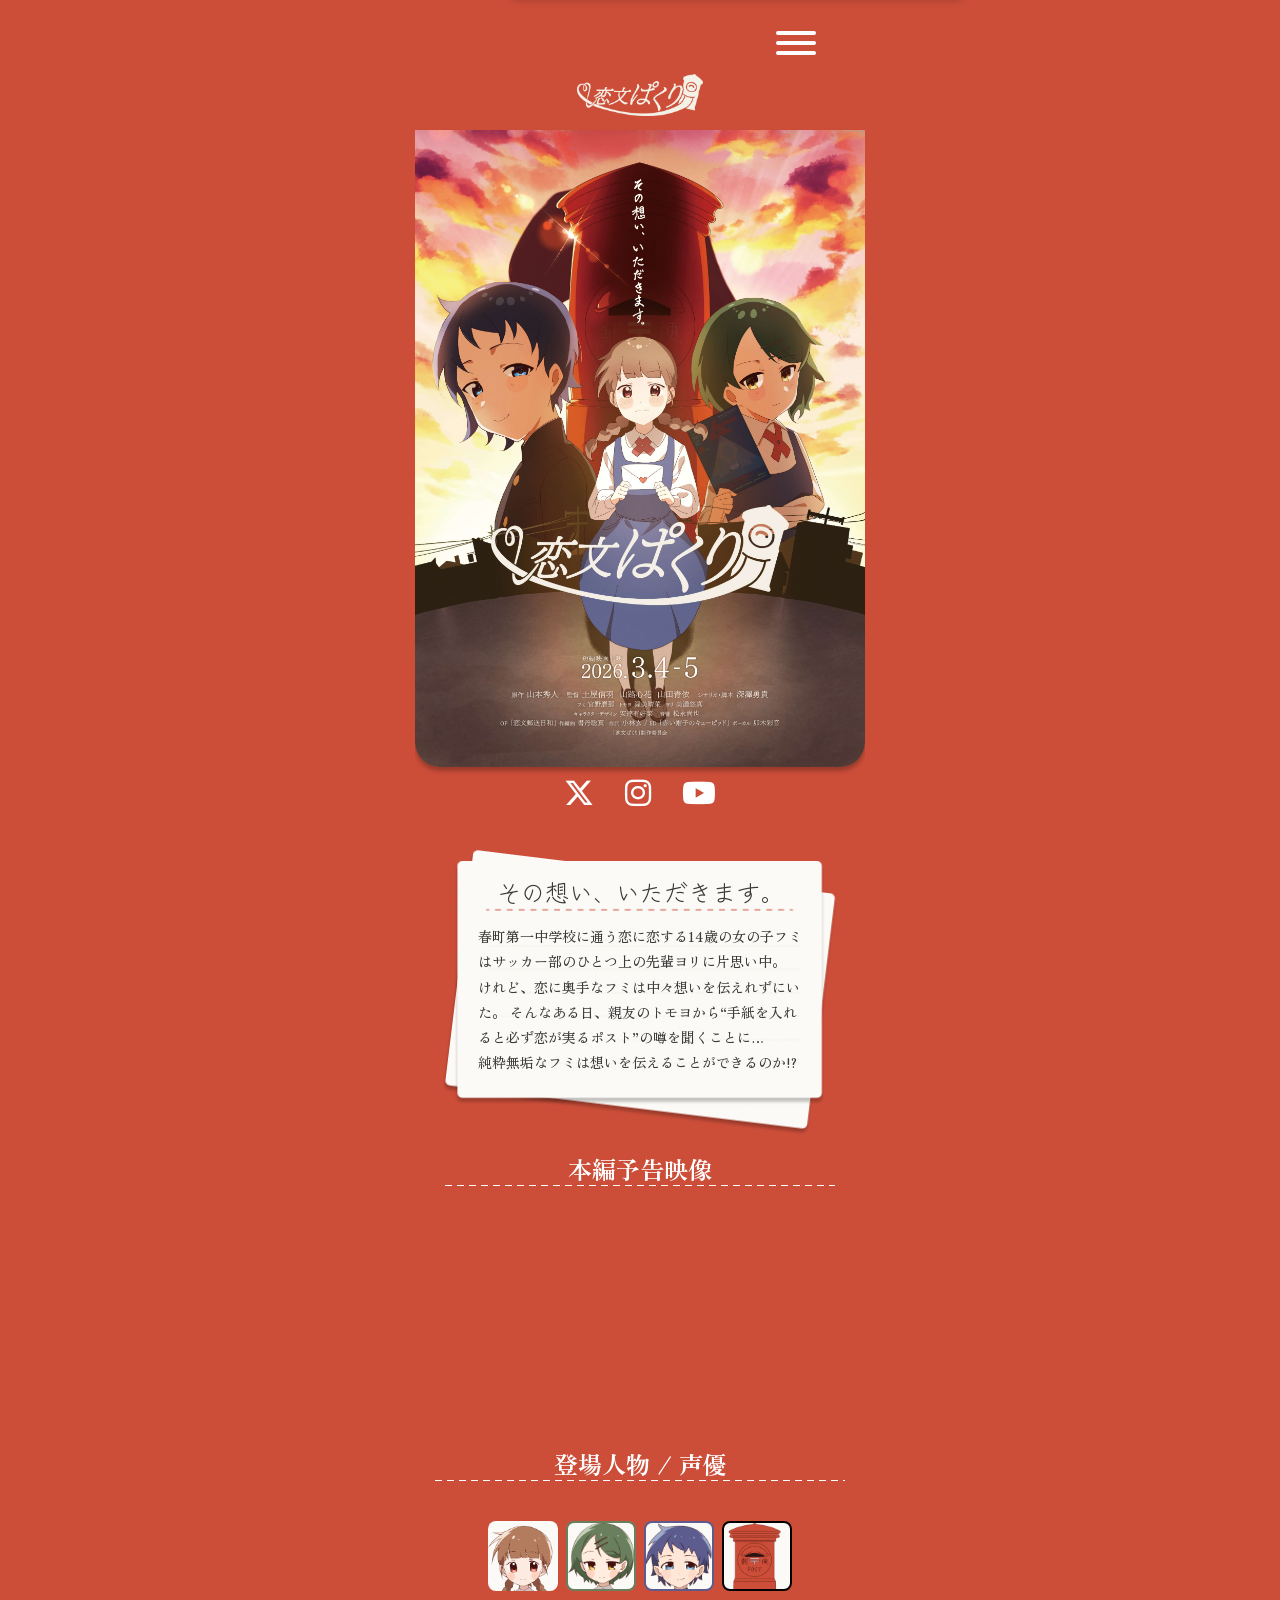
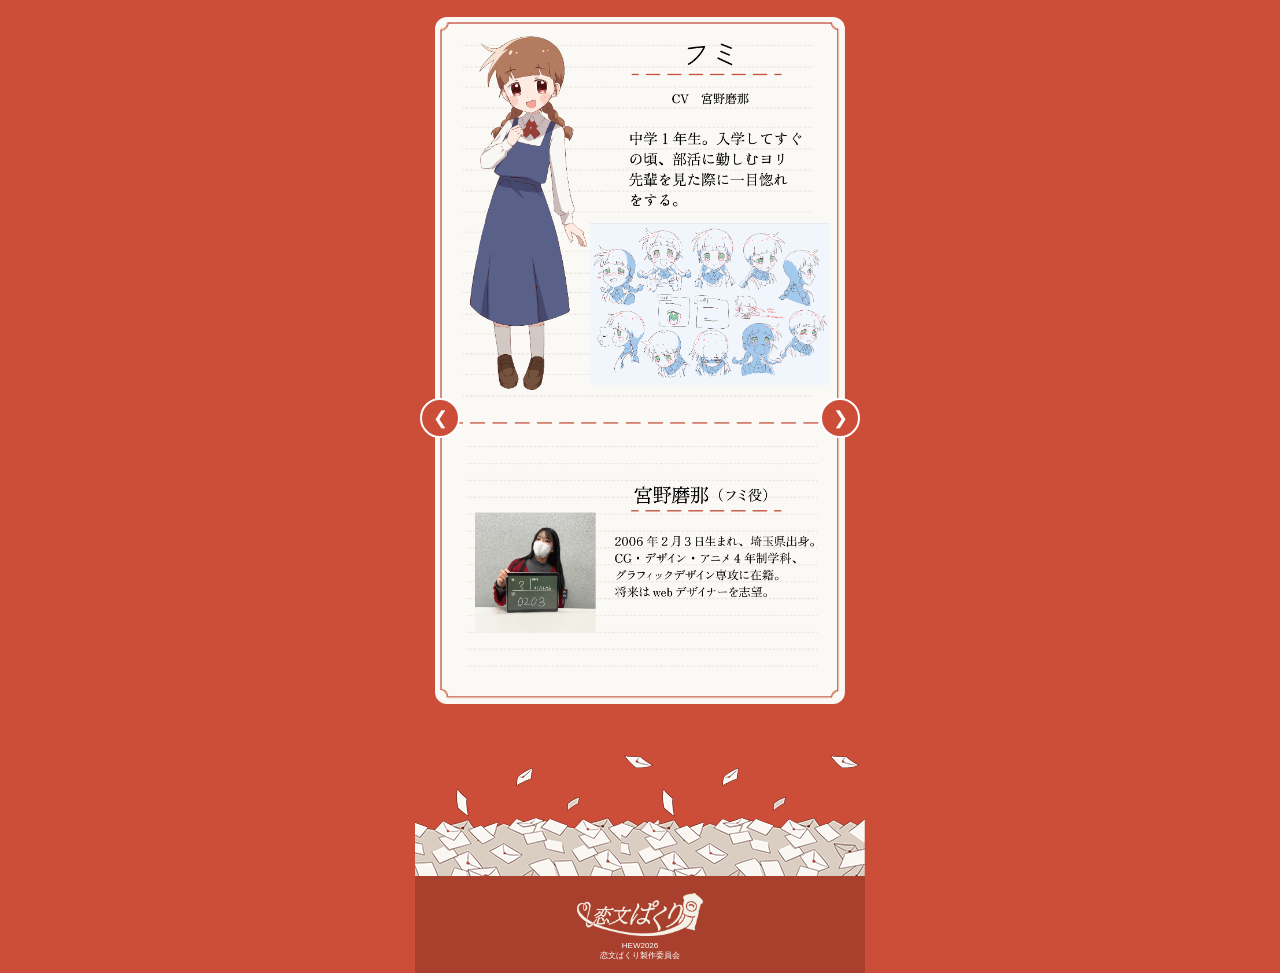
<file: index.html>
<!DOCTYPE html>
<html lang="ja">
<head>
    <meta charset="UTF-8" />
    <meta name="viewport" content="width=device-width, initial-scale=1.0"/>
    <title>恋文ぱくり</title>
    <link
      rel="stylesheet"
      href="https://cdnjs.cloudflare.com/ajax/libs/font-awesome/6.5.0/css/all.min.css"
    />
    <link rel="preconnect" href="https://fonts.googleapis.com">
    <link rel="preconnect" href="https://fonts.gstatic.com" crossorigin>
    <link href="https://fonts.googleapis.com/css2?family=Zen+Kurenaido&display=swap" rel="stylesheet">
    <link rel="preconnect" href="https://fonts.googleapis.com">
    <link rel="preconnect" href="https://fonts.gstatic.com" crossorigin>
    <link href="https://fonts.googleapis.com/css2?family=Zen+Old+Mincho:wght@400;500;600;700;900&display=swap" rel="stylesheet">
    <link rel="stylesheet" href="style.css" />
</head>

<body>
  <div class="menu-wrapper">
    <input type="checkbox" id="menu-toggle" hidden>
  
    <label class="menu-icon" for="menu-toggle">
        <span></span>
        <span></span>
        <span></span>
    </label>
  
    <div class="overlay"></div>
  
    <nav class="menu">
        <ul>
          <li><a href="index.html"><img src="image/rogo_white.png" alt="ロゴ" class="menu_png"></a></li>
          <li><a href="index.html">トップ</a></li>
          <li><a href="index2.html">インタビュー</a></li>
          <li><a href="index3.html">本編映像</a></li>
          <li><a href="index4.html">グッズ</a></li>
          <li><a href="index5.html">スタッフ</a></li>
        </ul>
    <section class="sns">
        <ul>
          <li><a href="https://x.com/koibumipakuri?s=20"><i class="fab fa-x-twitter"></i></a></li>
          <li><a href="https://www.instagram.com/koibumi_official/"><i class="fab fa-instagram"></i></a></li>
          <li><a href="https://www.youtube.com/@%E6%81%8B%E6%96%87%E3%81%B1%E3%81%8F%E3%82%8A"><i class="fab fa-youtube"></i></a></li>
        </ul>
    </section>
    </nav>
</div>

<header class="header">
  <img src="image/rogo_white.png" alt="ロゴ" class="header_png">
</header>

<section class="hero">
  <img src="image/posta_2.jpg" alt="キービジュアル">
</section>

<section class="sns">
  <ul>
    <li><a href="https://x.com/koibumipakuri?s=20"><i class="fab fa-x-twitter"></i></a></li>
    <li><a href="https://www.instagram.com/koibumi_official/"><i class="fab fa-instagram"></i></a></li>
    <li><a href="https://www.youtube.com/@%E6%81%8B%E6%96%87%E3%81%B1%E3%81%8F%E3%82%8A"><i class="fab fa-youtube"></i></a></li>
  </ul>
</section>

<section>
  <div class="letter-wrapper">
    <img src="image/mainletter.png" alt="" class="letter1">
    <img src="image/mainletter.png" alt="" class="letter2"> 
    <div class="letter-content">
      <h2>その想い、いただきます。</h2>
      <p>
            春町第一中学校に通う恋に恋する14歳の女の子フミ<br>
            はサッカー部のひとつ上の先輩ヨリに片思い中。<br>
            けれど、恋に奥手なフミは中々想いを伝えれずにい<br>
            た。 そんなある日、親友のトモヨから“手紙を入れ<br>
            ると必ず恋が実るポスト”の噂を聞くことに…<br>
            純粋無垢なフミは想いを伝えることができるのか!?<br>
      </p>
    </div>
  </div>
</section>

<section class="movie">
  <h2 class="movie_line">本編予告映像</h2>
  <div class="movie-thumb">
    <iframe width="560" height="315" src="https://www.youtube.com/embed/30xOD8E-Jgo" title="YouTube video player" frameborder="0" allow="accelerometer; autoplay; clipboard-write; encrypted-media; gyroscope; picture-in-picture; web-share" allowfullscreen></iframe>
  <a href="index3.html" class="more-btn">もっと見る <i class="fas fa-chevron-right"></i></a>
</section>

<section class="characters">
  <h2 class="characters_line">登場人物 / 声優</h2>

  <div class="thumbs">
    <img src="image/kao_fumi.png" class="fumi thumb-btn active" data-target="fumi">
    <img src="image/kao_tomo.png" class="tomoyo thumb-btn" data-target="tomo">
    <img src="image/kao_yori.png" class="yori thumb-btn" data-target="yori">
    <img src="image/kao_posuto.png" class="posuto thumb-btn" data-target="posuto">
  </div>

  <div class="chara-slider">
    <button class="arrow-btn arrow-left" id="arrowLeft">&#10094;</button>

    <div class="chara-card active" id="chara_fumi">
      <img src="image/main_fumi.png" alt="">
    </div>
    <div class="chara-card" id="chara_tomo">
      <img src="image/main_tomo.png" alt="">
    </div>
    <div class="chara-card" id="chara_yori">
      <img src="image/main_yori.png" alt="">
    </div>
    <div class="chara-card" id="chara_posuto">
      <img src="image/main_posuto.png" alt="">
    </div>

    <button class="arrow-btn arrow-right" id="arrowRight">&#10095;</button>
  </div>

</section>

  <div class="letter">
      <img src="image/letter.png" alt="キービジュアル" class="le1">
      <img src="image/letter.png" alt="キービジュアル" class="le2">
  </div>
    

<footer class="footer">
  <img src="image/rogo_white.png" alt="ロゴ" class="footer_png">
  <div class="footer_text">
    HEW2026<br>
    恋文ぱくり製作委員会
  </div>
</footer>

<script>
  const targets = ['fumi', 'tomo', 'yori', 'posuto'];
  let current = 0;

  function showChara(index) {
    current = (index + targets.length) % targets.length;

    document.querySelectorAll('.thumb-btn').forEach((b, i) => {
      b.classList.toggle('active', i === current);
    });
    document.querySelectorAll('.chara-card').forEach((c, i) => {
      c.classList.toggle('active', i === current);
    });
  }

  // アイコンクリック
  document.querySelectorAll('.thumb-btn').forEach((btn, i) => {
    btn.addEventListener('click', () => showChara(i));
  });

  // 矢印クリック
  document.getElementById('arrowLeft').addEventListener('click', () => showChara(current - 1));
  document.getElementById('arrowRight').addEventListener('click', () => showChara(current + 1));
</script>

</body>
</html>
</file>
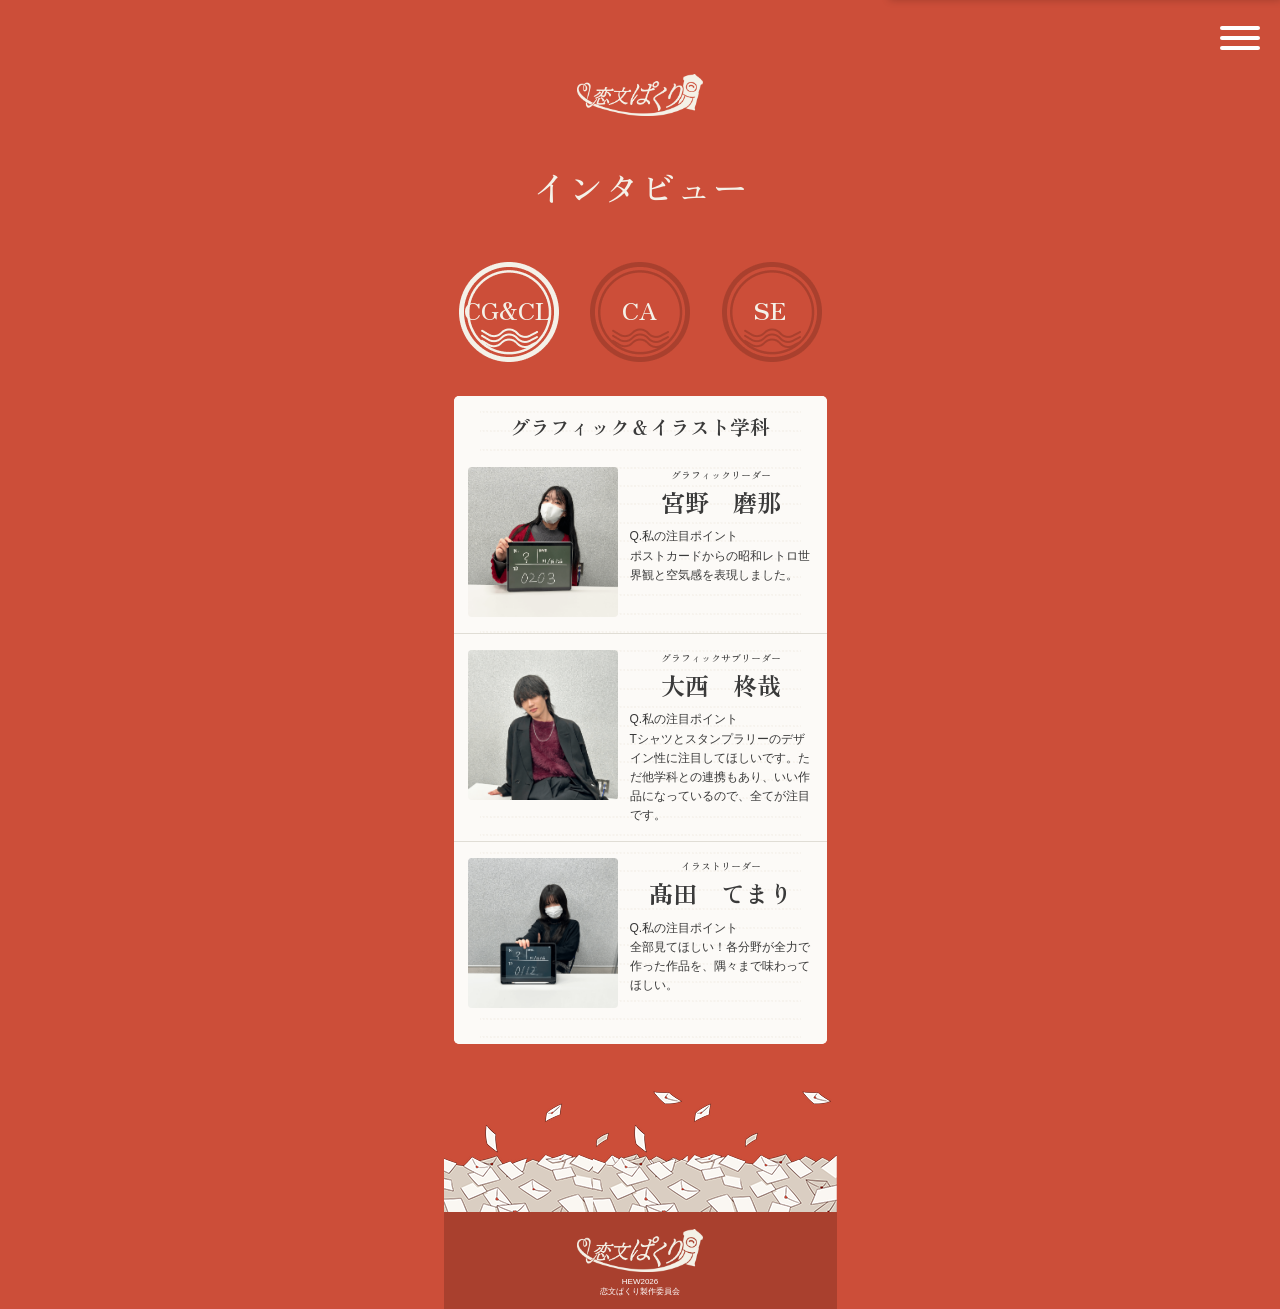
<file: index2.html>
<!DOCTYPE html>
<html lang="ja">
<head>
    <meta charset="UTF-8" />
    <meta name="viewport" content="width=device-width, initial-scale=1.0"/>
    <title>恋文ぱくり</title>
    <link
      rel="stylesheet"
      href="https://cdnjs.cloudflare.com/ajax/libs/font-awesome/6.5.0/css/all.min.css"
    />
    <link rel="preconnect" href="https://fonts.googleapis.com">
    <link rel="preconnect" href="https://fonts.gstatic.com" crossorigin>
    <link href="https://fonts.googleapis.com/css2?family=Zen+Old+Mincho:wght@400;500;600;700;900&display=swap" rel="stylesheet">
    <link rel="stylesheet" href="style2.css" />
</head>
<body>
    <header class="header">
        <img src="image/rogo_white.png" alt="ロゴ" class="header_png">
    </header>

    <div class="menu-wrapper">
      <input type="checkbox" id="menu-toggle" hidden>
    
      <label class="menu-icon" for="menu-toggle">
          <span></span>
          <span></span>
          <span></span>
      </label>
    
      <div class="overlay"></div>
    
      <nav class="menu">
          <ul>
            <li><a href="index.html"><img src="image/rogo_white.png" alt="ロゴ" class="menu_png"></a></li>
            <li><a href="index.html">トップ</a></li>
            <li><a href="index2.html">インタビュー</a></li>
            <li><a href="index3.html">本編映像</a></li>
            <li><a href="index4.html">グッズ</a></li>
            <li><a href="index5.html">スタッフ</a></li>
          </ul>
      <section class="sns">
          <ul>
            <li><a href="https://x.com/koibumipakuri?s=20"><i class="fab fa-x-twitter"></i></a></li>
            <li><a href="https://www.instagram.com/koibumi_official/"><i class="fab fa-instagram"></i></a></li>
            <li><a href="https://www.youtube.com/@%E6%81%8B%E6%96%87%E3%81%B1%E3%81%8F%E3%82%8A"><i class="fab fa-youtube"></i></a></li>
          </ul>
      </section>
      </nav>
    </div>

    <section class="hurimoji">
      <p class="hurimoji_text">インタビュー</p>
    </section>

    <section class="tagu">
        <div class="tagu1">
            <img src="image/Group.png" alt="タグ画像" >
            <p class="CG"><a href="index2.html">CG&CL</a></p>
        </div>

        <div class="tagu2">
            <img src="image/Group2.png" alt="タグ画像" >
            <p class="CA"><a href="index2_2.html">CA</a></p>
        </div>

        <div class="tagu3">
            <img src="image/Group2.png" alt="タグ画像" >
            <p class="SE"><a href="index2_3.html">SE</a></p>
        </div>
    </section>

    <section class="interview">
        <img src="image/back.png" alt="" class="back_img">
        <p>グラフィック＆イラスト学科</p>
        <div class="cgr">
            <img src="image/CG1.png" alt="" class="cgr_img">
            <div class="cgr_text">
                <h3>グラフィックリーダー</h3>
                <h1>宮野　磨那</h1>
                <h2>Q.私の注目ポイント<br>ポストカードからの昭和レトロ世界観と空気感を表現しました。</h2>
            </div>
        </div>

        <div class="cgsr">
            <img src="image/cg2.png" alt="" class="cgsr_img">
            <div class="cgsr_text">
                <h3>グラフィックサブリーダー</h3>
                <h1>大西　柊哉</h1>
                <h2>Q.私の注目ポイント<br>Tシャツとスタンプラリーのデザイン性に注目してほしいです。ただ他学科との連携もあり、いい作品になっているので、全てが注目です。</h2>
            </div>
        </div>

        <div class="cir">
            <img src="image/cg3.png" alt="" class="cir_img">
            <div class="cir_text">
                <h3>イラストリーダー</h3>
                <h1>髙田　てまり</h1>
                <h2>Q.私の注目ポイント<br>全部見てほしい！各分野が全力で作った作品を、隅々まで味わってほしい。</h2>
            </div>
        </div>
    </section>    

    <div class="letter">
        <img src="image/letter.png" alt="キービジュアル" class="le1">
        <img src="image/letter.png" alt="キービジュアル" class="le2">
    </div>
    
    <footer class="footer">
        <a href="#top"><img src="image/rogo_white.png" alt="ロゴ" class="footer_png"></a>
        <div class="footer_text">
            HEW2026<br>
            恋文ぱくり製作委員会
        </div>
    </footer>
</body>
</html>
</file>
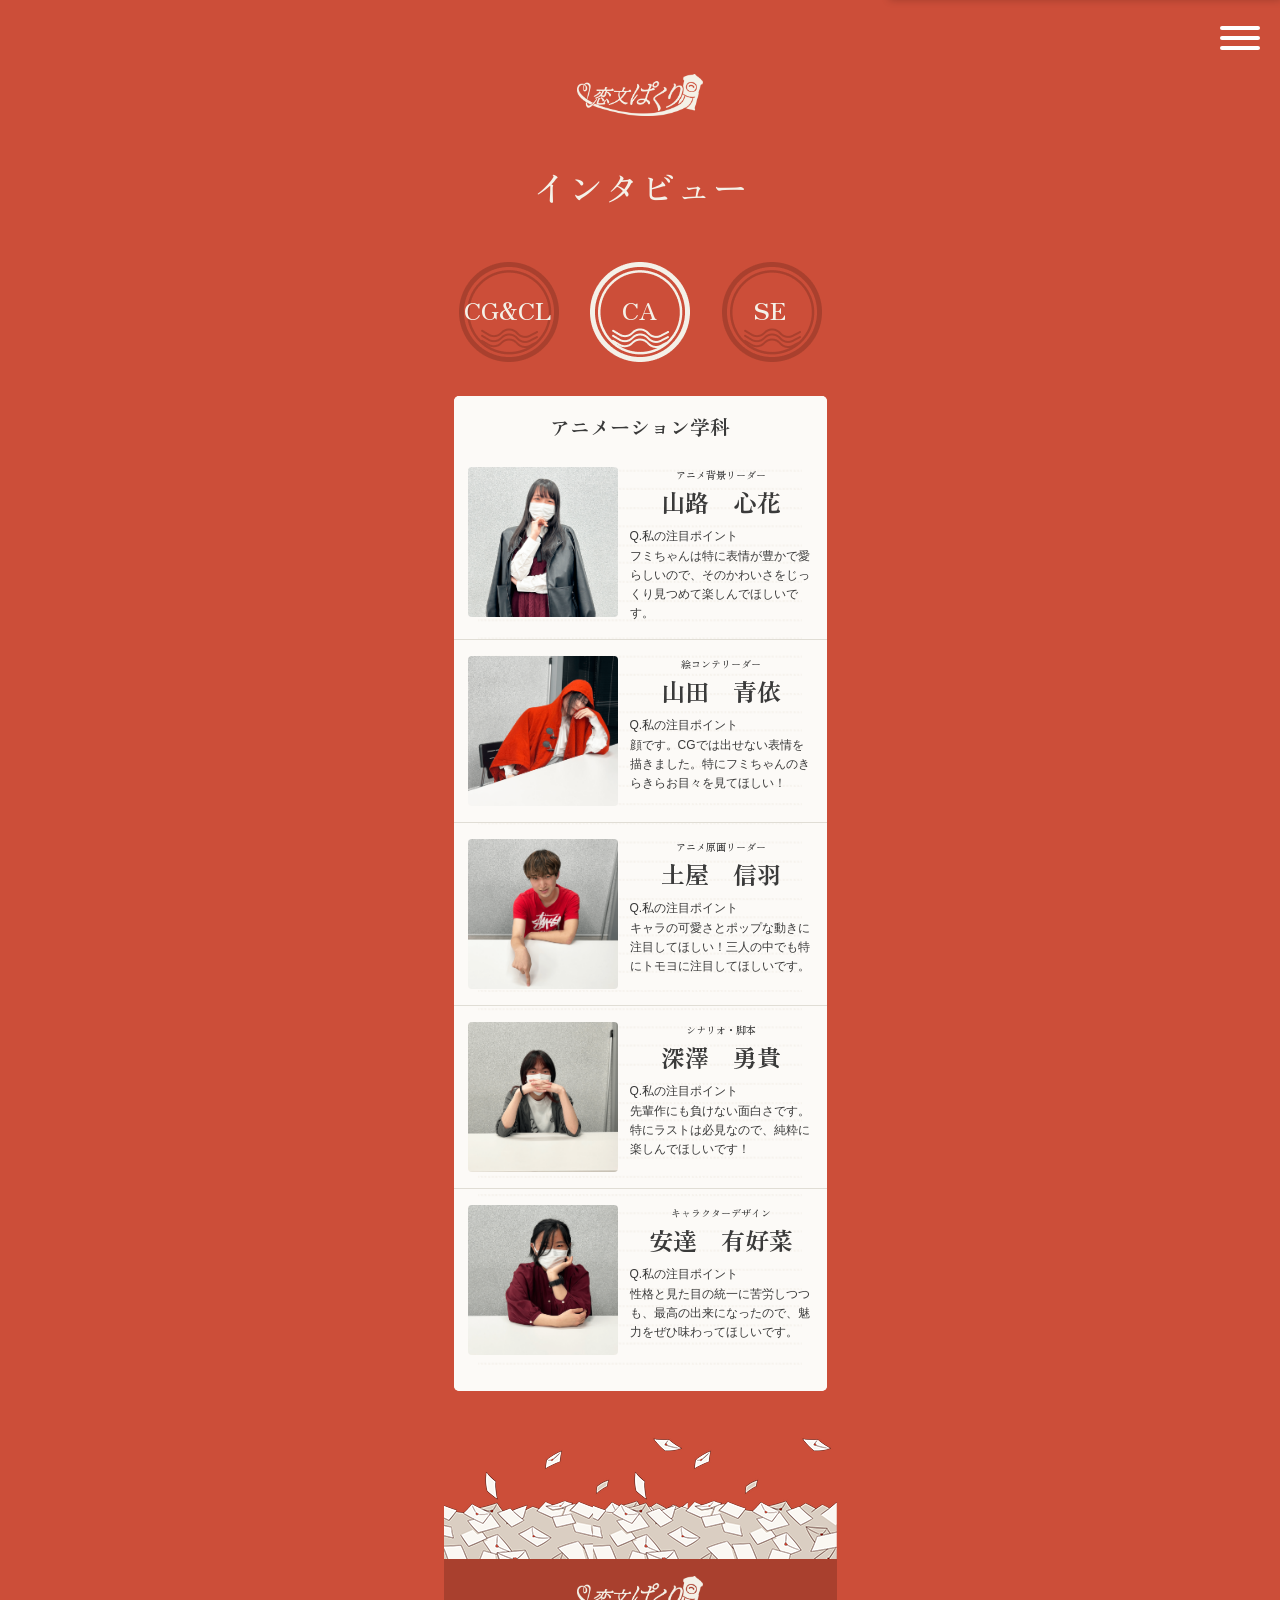
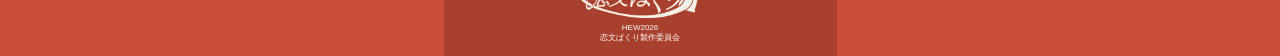
<file: index2_2.html>
<!DOCTYPE html>
<html lang="ja">
<head>
    <meta charset="UTF-8" />
    <meta name="viewport" content="width=device-width, initial-scale=1.0"/>
    <title>恋文ぱくり</title>
    <link
      rel="stylesheet"
      href="https://cdnjs.cloudflare.com/ajax/libs/font-awesome/6.5.0/css/all.min.css"
    />
    <link rel="preconnect" href="https://fonts.googleapis.com">
    <link rel="preconnect" href="https://fonts.gstatic.com" crossorigin>
    <link href="https://fonts.googleapis.com/css2?family=Zen+Old+Mincho:wght@400;500;600;700;900&display=swap" rel="stylesheet">
    <link rel="stylesheet" href="style2_2.css" />
</head>
<body>
    <header class="header">
        <img src="image/rogo_white.png" alt="ロゴ" class="header_png">
    </header>

    <div class="menu-wrapper">
      <input type="checkbox" id="menu-toggle" hidden>
    
      <label class="menu-icon" for="menu-toggle">
          <span></span>
          <span></span>
          <span></span>
      </label>
    
      <div class="overlay"></div>
    
      <nav class="menu">
          <ul>
            <li><a href="index.html"><img src="image/rogo_white.png" alt="ロゴ" class="menu_png"></a></li>
            <li><a href="index.html">トップ</a></li>
            <li><a href="index2.html">インタビュー</a></li>
            <li><a href="index3.html">本編映像</a></li>
            <li><a href="index4.html">グッズ</a></li>
            <li><a href="index5.html">スタッフ</a></li>
          </ul>
      <section class="sns">
          <ul>
            <li><a href="https://x.com/koibumipakuri?s=20"><i class="fab fa-x-twitter"></i></a></li>
            <li><a href="https://www.instagram.com/koibumi_official/"><i class="fab fa-instagram"></i></a></li>
            <li><a href="https://www.youtube.com/@%E6%81%8B%E6%96%87%E3%81%B1%E3%81%8F%E3%82%8A"><i class="fab fa-youtube"></i></a></li>
          </ul>
      </section>
      </nav>
    </div>

    <section class="hurimoji">
      <p class="hurimoji_text">インタビュー</p>
    </section>

    <section class="tagu">
        <div class="tagu1">
            <img src="image/Group2.png" alt="タグ画像" >
            <p class="CG"><a href="index2.html">CG&CL</a></p>
        </div>

        <div class="tagu2">
            <img src="image/Group.png" alt="タグ画像" >
            <p class="CA"><a href="index2_2.html">CA</a></p>
        </div>

        <div class="tagu3">
            <img src="image/Group2.png" alt="タグ画像" >
            <p class="SE"><a href="index2_3.html">SE</a></p>
        </div>
    </section>

    <section class="interview">
        <img src="image/back.png" alt="" class="back_img">
        <p>アニメーション学科</p>
        <div class="ar">
            <img src="image/ca1.png" alt="" class="ar_img">
            <div class="ar_text">
                <h3>アニメ背景リーダー</h3>
                <h1>山路　心花</h1>
                <h2>Q.私の注目ポイント<br>フミちゃんは特に表情が豊かで愛らしいので、そのかわいさをじっくり見つめて楽しんでほしいです。</h2>
            </div>
        </div>

        <div class="ec">
            <img src="image/ca2.png" alt="" class="ec_img">
            <div class="ec_text">
                <h3>絵コンテリーダー</h3>
                <h1>山田　青依</h1>
                <h2>Q.私の注目ポイント<br>顔です。CGでは出せない表情を描きました。特にフミちゃんのきらきらお目々を見てほしい！</h2>
            </div>
        </div>

        <div class="agr">
            <img src="image/ca3.png" alt="" class="agr_img">
            <div class="agr_text">
                <h3>アニメ原画リーダー</h3>
                <h1>土屋　信羽</h1>
                <h2>Q.私の注目ポイント<br>キャラの可愛さとポップな動きに注目してほしい！三人の中でも特にトモヨに注目してほしいです。</h2>
            </div>
        </div>

        <div class="cn">
            <img src="image/ca4.png" alt="" class="cn_img">
            <div class="cn_text">
                <h3>シナリオ・脚本</h3>
                <h1>深澤　勇貴</h1>
                <h2>Q.私の注目ポイント<br>先輩作にも負けない面白さです。特にラストは必見なので、純粋に楽しんでほしいです！</h2>
            </div>
        </div>
        
        <div class="cd">
            <img src="image/ca5.png" alt="" class="cd_img">
            <div class="cd_text">
                <h3>キャラクターデザイン</h3>
                <h1>安達　有好菜</h1>
                <h2>Q.私の注目ポイント<br>性格と見た目の統一に苦労しつつも、最高の出来になったので、魅力をぜひ味わってほしいです。</h2>
            </div>
        </div>
    </section>    

    <div class="letter">
        <img src="image/letter.png" alt="キービジュアル" class="le1">
        <img src="image/letter.png" alt="キービジュアル" class="le2">
    </div>
    
    <footer class="footer">
        <a href="#top"><img src="image/rogo_white.png" alt="ロゴ" class="footer_png"></a>
        <div class="footer_text">
            HEW2026<br>
            恋文ぱくり製作委員会
        </div>
    </footer>
</body>
</html>
</file>
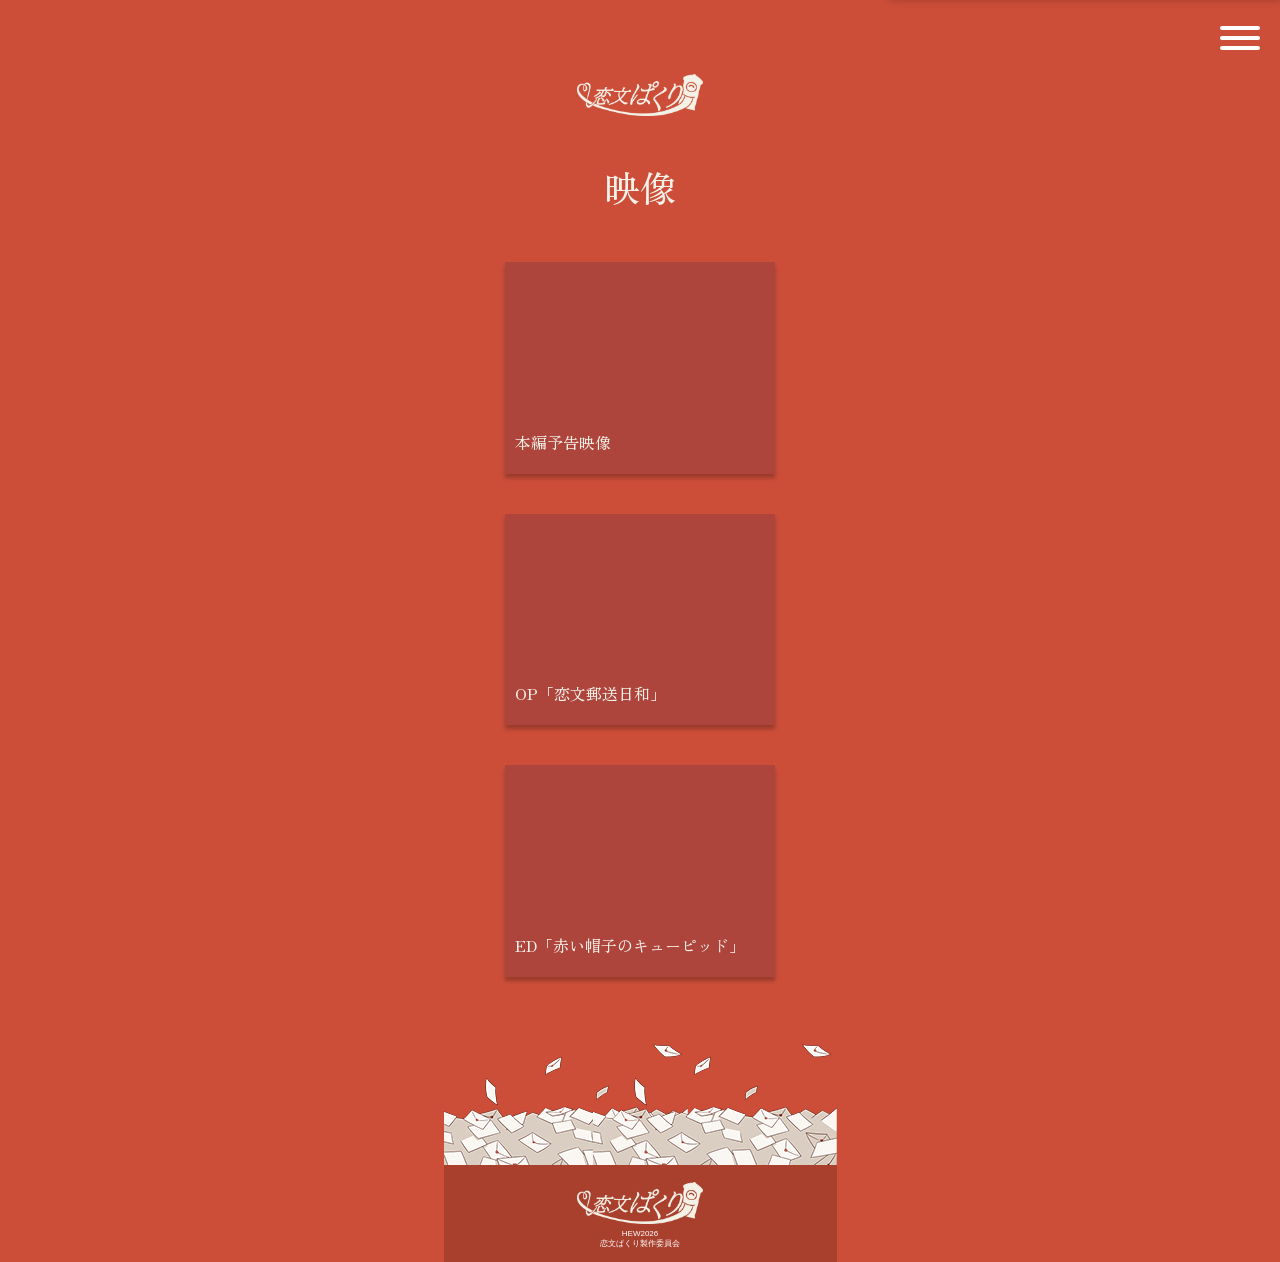
<file: index3.html>
<!DOCTYPE html>
<html lang="ja">
<head>
    <meta charset="UTF-8" />
    <meta name="viewport" content="width=device-width, initial-scale=1.0"/>
    <title>恋文ぱくり</title>
    <link
      rel="stylesheet"
      href="https://cdnjs.cloudflare.com/ajax/libs/font-awesome/6.5.0/css/all.min.css"
    />
    <link rel="preconnect" href="https://fonts.googleapis.com">
    <link rel="preconnect" href="https://fonts.gstatic.com" crossorigin>
    <link href="https://fonts.googleapis.com/css2?family=Zen+Old+Mincho:wght@400;500;600;700;900&display=swap" rel="stylesheet">
    <link rel="stylesheet" href="style3.css" />
</head>
<body>
    <header class="header">
        <img src="image/rogo_white.png" alt="ロゴ" class="header_png">
    </header>

    <div class="menu-wrapper">
      <input type="checkbox" id="menu-toggle" hidden>
    
      <label class="menu-icon" for="menu-toggle">
          <span></span>
          <span></span>
          <span></span>
      </label>
    
      <div class="overlay"></div>
    
      <nav class="menu">
          <ul>
            <li><a href="index.html"><img src="image/rogo_white.png" alt="ロゴ" class="menu_png"></a></li>
            <li><a href="index.html">トップ</a></li>
            <li><a href="index2.html">インタビュー</a></li>
            <li><a href="index3.html">本編映像</a></li>
            <li><a href="index4.html">グッズ</a></li>
            <li><a href="index5.html">スタッフ</a></li>
          </ul>
      <section class="sns">
          <ul>
            <li><a href="https://x.com/koibumipakuri?s=20"><i class="fab fa-x-twitter"></i></a></li>
            <li><a href="https://www.instagram.com/koibumi_official/"><i class="fab fa-instagram"></i></a></li>
            <li><a href="https://www.youtube.com/@%E6%81%8B%E6%96%87%E3%81%B1%E3%81%8F%E3%82%8A"><i class="fab fa-youtube"></i></a></li>
          </ul>
      </section>
      </nav>
    </div>

    <section class="hurimoji">
      <p class="hurimoji_text">映像</p>
    </section>

    <section class="main">
        <section class="main_pv">
            <div class="main_pv_i">
                <iframe width="250" height="140" src="https://www.youtube.com/embed/0n9s8l7mXjA" title="YouTube video player" frameborder="0" allow="accelerometer; autoplay; clipboard-write; encrypted-media; gyroscope; picture-in-picture; web-share" allowfullscreen></iframe>
            </div>
            <h2 class="main_text">本編予告映像</h2>
        </section>

        <section class="main_pv">
            <div class="main_pv_i">
                <iframe width="250" height="140" src="https://www.youtube.com/embed/0n9s8l7mXjA" title="YouTube video player" frameborder="0" allow="accelerometer; autoplay; clipboard-write; encrypted-media; gyroscope; picture-in-picture; web-share" allowfullscreen></iframe>
            </div>
            <h2 class="main_text">OP「恋文郵送日和」</h2>
        </section>

        <section class="main_pv">
            <div class="main_pv_i">
                <iframe width="250" height="140" src="https://www.youtube.com/embed/0n9s8l7mXjA" title="YouTube video player" frameborder="0" allow="accelerometer; autoplay; clipboard-write; encrypted-media; gyroscope; picture-in-picture; web-share" allowfullscreen></iframe>
            </div>
            <h2 class="main_text">ED「赤い帽子のキューピッド」</h2>
        </section>
    </section>

    <div class="letter">
        <img src="image/letter.png" alt="キービジュアル" class="le1">
        <img src="image/letter.png" alt="キービジュアル" class="le2">
    </div>
    
    <footer class="footer">
        <a href="#top"><img src="image/rogo_white.png" alt="ロゴ" class="footer_png"></a>
        <div class="footer_text">
            HEW2026<br>
            恋文ぱくり製作委員会
        </div>
    </footer>
</body>
</html>
</file>
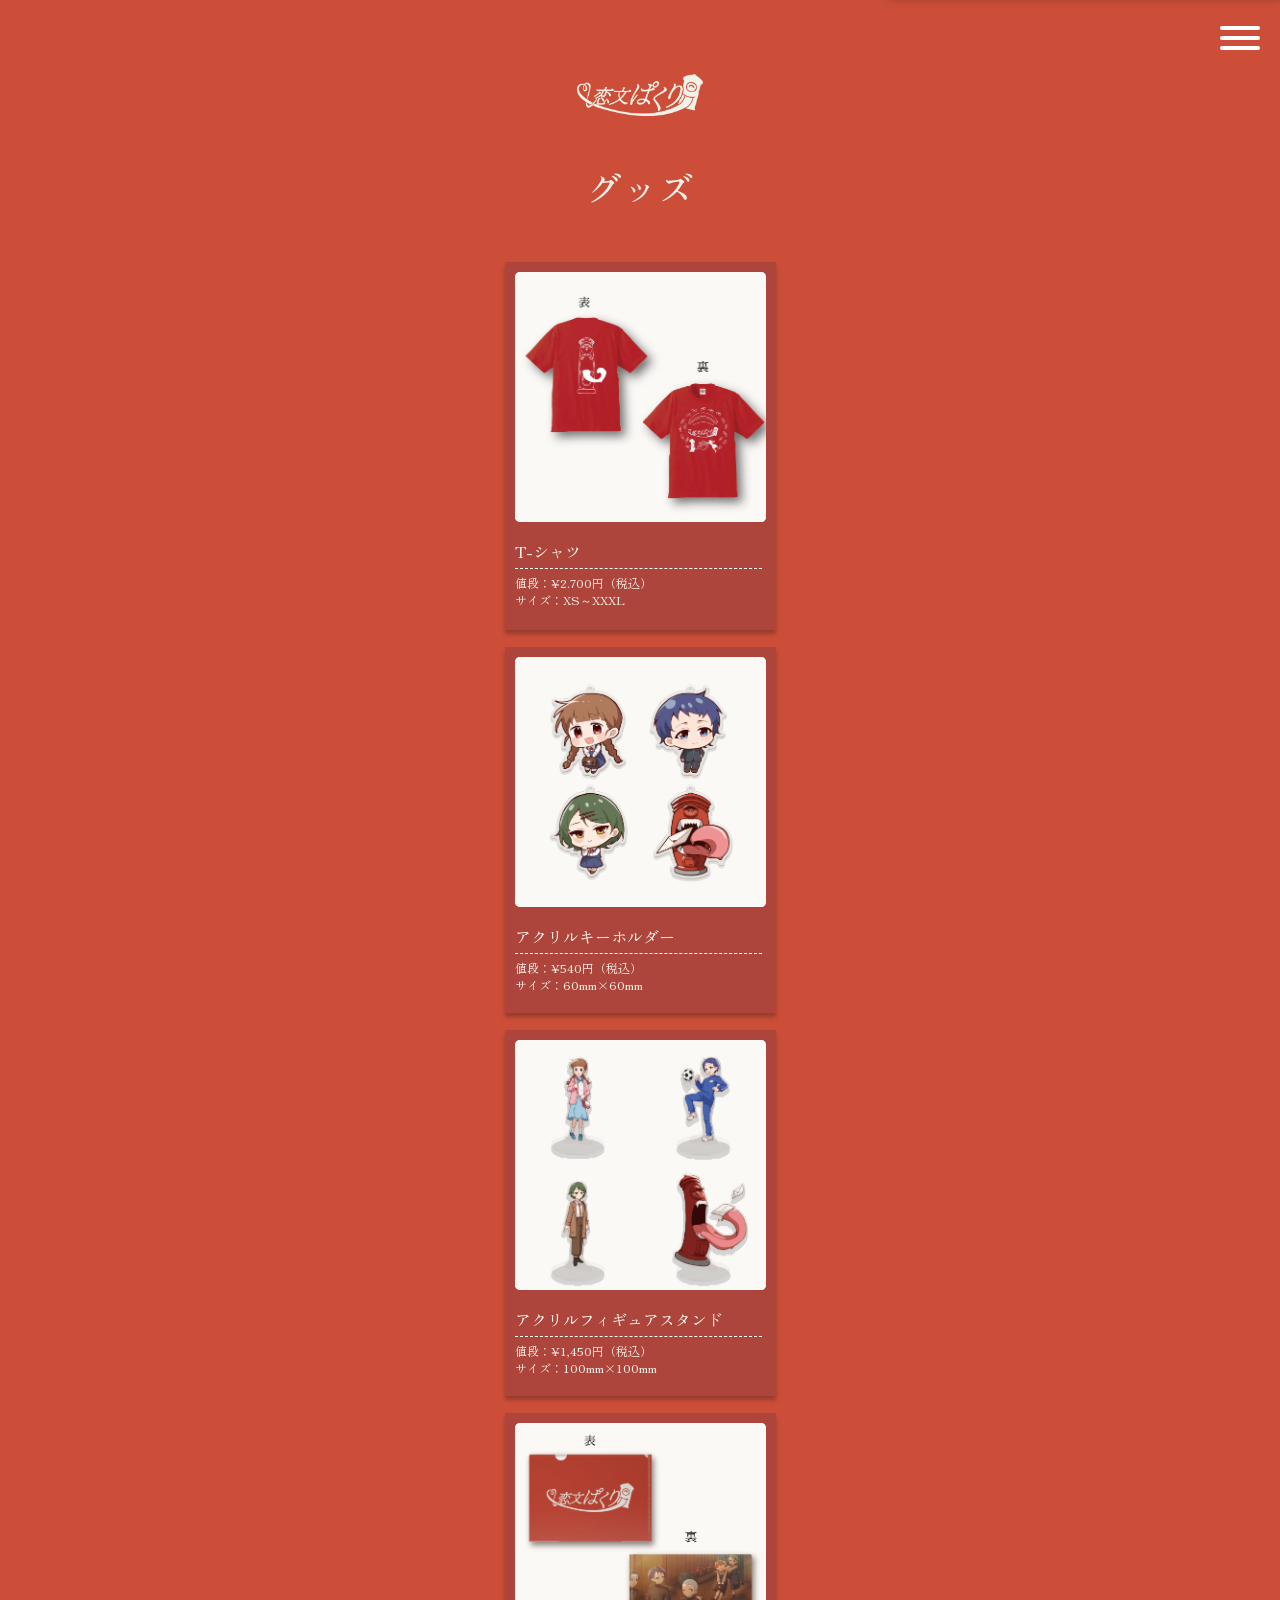
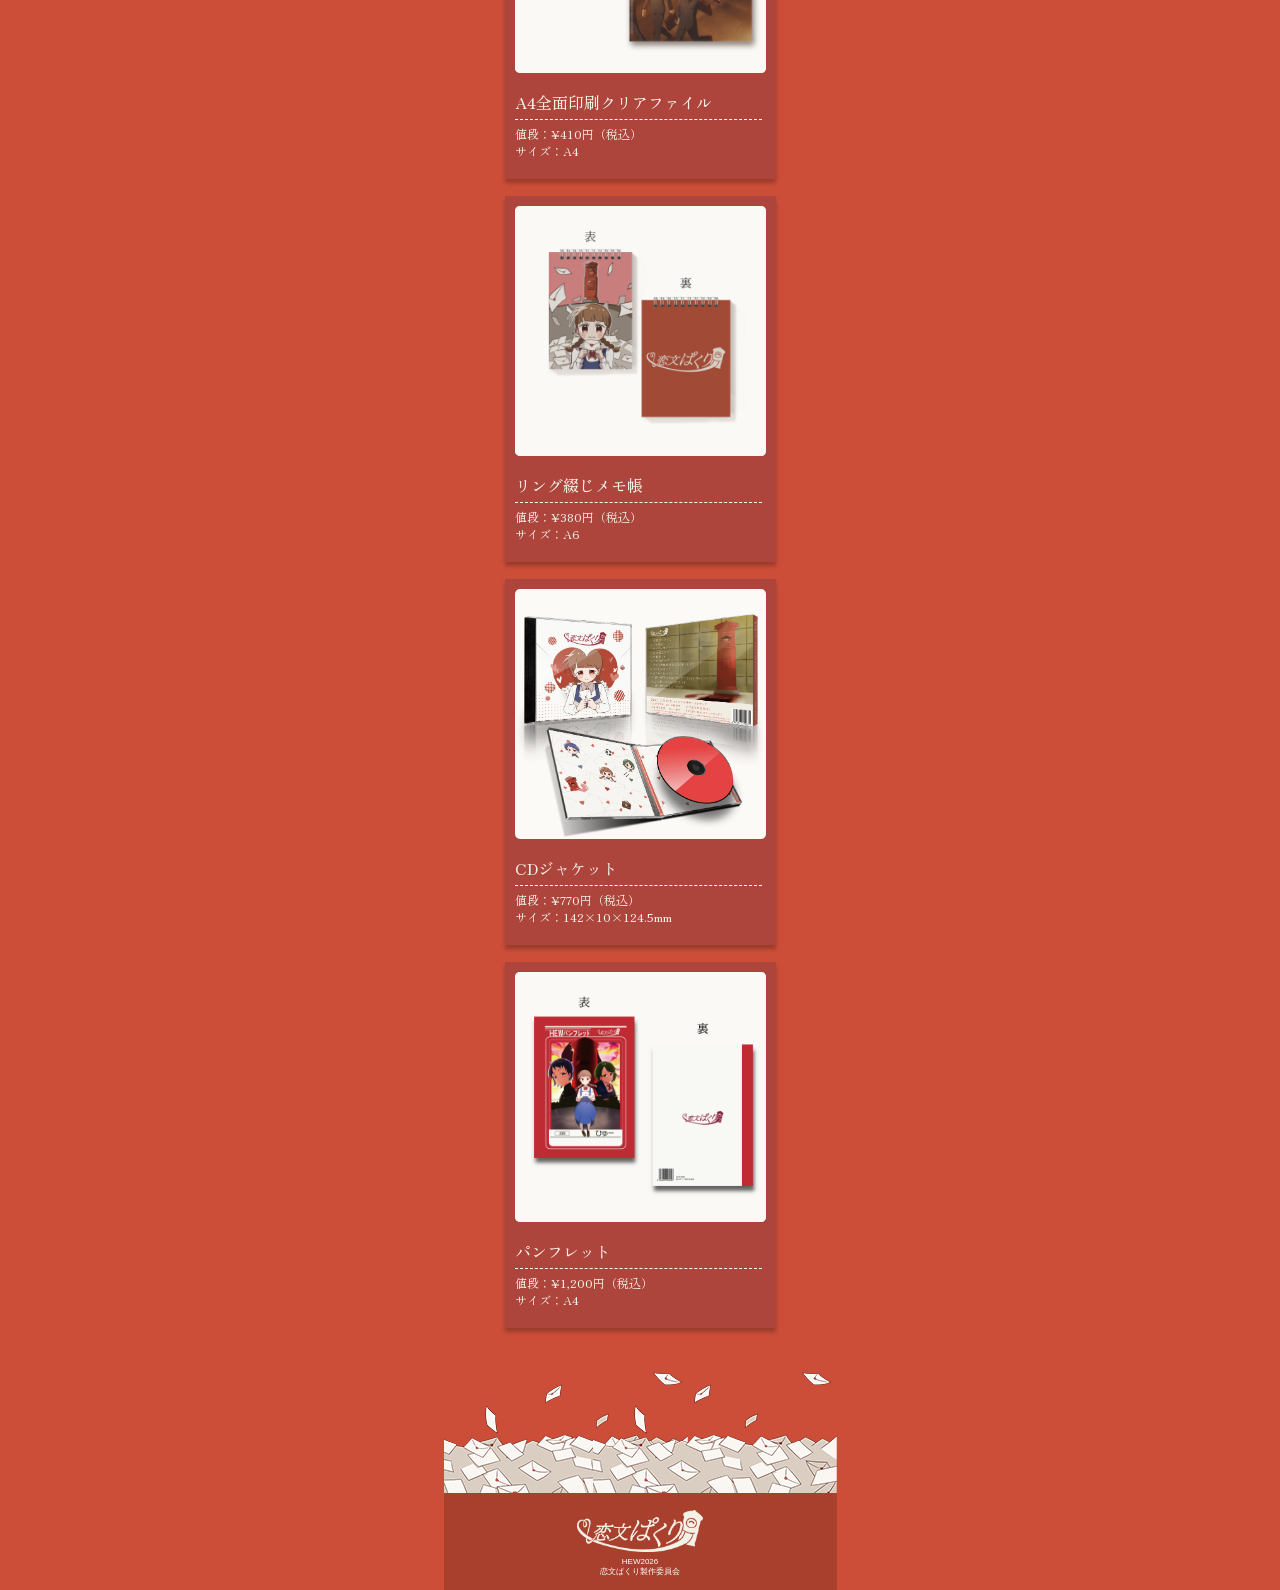
<file: index4.html>
<!DOCTYPE html>
<html lang="ja">
<head>
    <meta charset="UTF-8" />
    <meta name="viewport" content="width=device-width, initial-scale=1.0"/>
    <title>恋文ぱくり</title>
    <link
      rel="stylesheet"
      href="https://cdnjs.cloudflare.com/ajax/libs/font-awesome/6.5.0/css/all.min.css"
    />
    <link rel="preconnect" href="https://fonts.googleapis.com">
    <link rel="preconnect" href="https://fonts.gstatic.com" crossorigin>
    <link href="https://fonts.googleapis.com/css2?family=Zen+Old+Mincho:wght@400;500;600;700;900&display=swap" rel="stylesheet">
    <link rel="stylesheet" href="style4.css" />
</head>
<body>
    <header class="header">
        <img src="image/rogo_white.png" alt="ロゴ" class="header_png">
    </header>

    <div class="menu-wrapper">
        <input type="checkbox" id="menu-toggle" hidden>
    
        <label class="menu-icon" for="menu-toggle">
            <span></span>
            <span></span>
            <span></span>
        </label>
    
        <div class="overlay"></div>
    
        <nav class="menu">
            <ul>
                <li><a href="index.html"><img src="image/rogo_white.png" alt="ロゴ" class="menu_png"></a></li>
                <li><a href="index.html">トップ</a></li>
                <li><a href="index2.html">インタビュー</a></li>
                <li><a href="index3.html">本編映像</a></li>
                <li><a href="index4.html">グッズ</a></li>
                <li><a href="index5.html">スタッフ</a></li>
            </ul>
        <section class="sns">
            <ul>
                <li><a href="https://x.com/koibumipakuri?s=20"><i class="fab fa-x-twitter"></i></a></li>
                <li><a href="https://www.instagram.com/koibumi_official/"><i class="fab fa-instagram"></i></a></li>
                <li><a href="https://www.youtube.com/@%E6%81%8B%E6%96%87%E3%81%B1%E3%81%8F%E3%82%8A"><i class="fab fa-youtube"></i></a></li>
            </ul>
        </section>
        </nav>
    </div>


    <section class="hurimoji">
        <p class="hurimoji_text">グッズ</p>
    </section>

    <section class="goods">
        <section class="goods_item_t">
            <img src="image/goods1.png" alt="" class="t">
            <div>
                <p class="main_text">T-シャツ</p>
            <div class="line"></div>
                <p class="sub_text">
                    値段：¥2.700円（税込）<br>
                    サイズ：XS～XXXL<br>
                </p>
            </div>
        </section>

        <section class="goods_item_key">
            <img src="image/goods2.png" alt="" class="key">
            <div>
                <p class="main_text">アクリルキーホルダー</p>
                <div class="line"></div>
                <p class="sub_text">
                    値段：¥540円（税込）<br>
                    サイズ：60mm×60mm<br>
                </p>
            </div>
        </section>

        <section class="goods_item_stand">
            <img src="image/goods3.png" alt="" class="stand">
            <div>
                <p class="main_text">アクリルフィギュアスタンド</p>
                <div class="line"></div>
                <p class="sub_text">
                    値段：¥1,450円（税込）<br>
                    サイズ：100mm×100mm<br>
                </p>
            </div>
        </section>

        <section class="goods_item_fail">
            <img src="image/goods4.png" alt="" class="fail">
            <div>
                <p class="main_text">A4全面印刷クリアファイル</p>
                <div class="line"></div>
                <p class="sub_text">
                    値段：¥410円（税込）<br>
                    サイズ：A4<br>
                </p>
            </div>
        </section>

        <section class="goods_item_memo">
            <img src="image/goods5.png" alt="" class="memo">
            <div>
                <p class="main_text">リング綴じメモ帳</p>
                <div class="line"></div>
                <p class="sub_text">
                    値段：¥380円（税込）<br>
                    サイズ：A6<br>
                </p>
            </div>
        </section>    
        
        <section class="goods_item_CD">
            <img src="image/goods6.png" alt="" class="CD">
            <div>
                <p class="main_text">CDジャケット</p>
                <div class="line"></div>
                <p class="sub_text">
                    値段：¥770円（税込）<br>
                    サイズ：142×10×124.5mm<br>
                </p>
            </div>
        </section>

        <section class="goods_item_panf">
            <img src="image/goods7.png" alt="" class="panf">
            <div>
                <p class="main_text">パンフレット</p>
                <div class="line"></div>
                <p class="sub_text">
                    値段：¥1,200円（税込）<br>
                    サイズ：A4<br>
                </p>
            </div>
        </section>
    </section>
    
    <div class="letter">
        <img src="image/letter.png" alt="キービジュアル" class="le1">
        <img src="image/letter.png" alt="キービジュアル" class="le2">
    </div>
    

    <footer class="footer">
        <a href="#top"><img src="image/rogo_white.png" alt="ロゴ" class="footer_png"></a>
        <div class="footer_text">
            HEW2026<br>
            恋文ぱくり製作委員会
        </div>
    </footer>
</body>
</html>
</file>
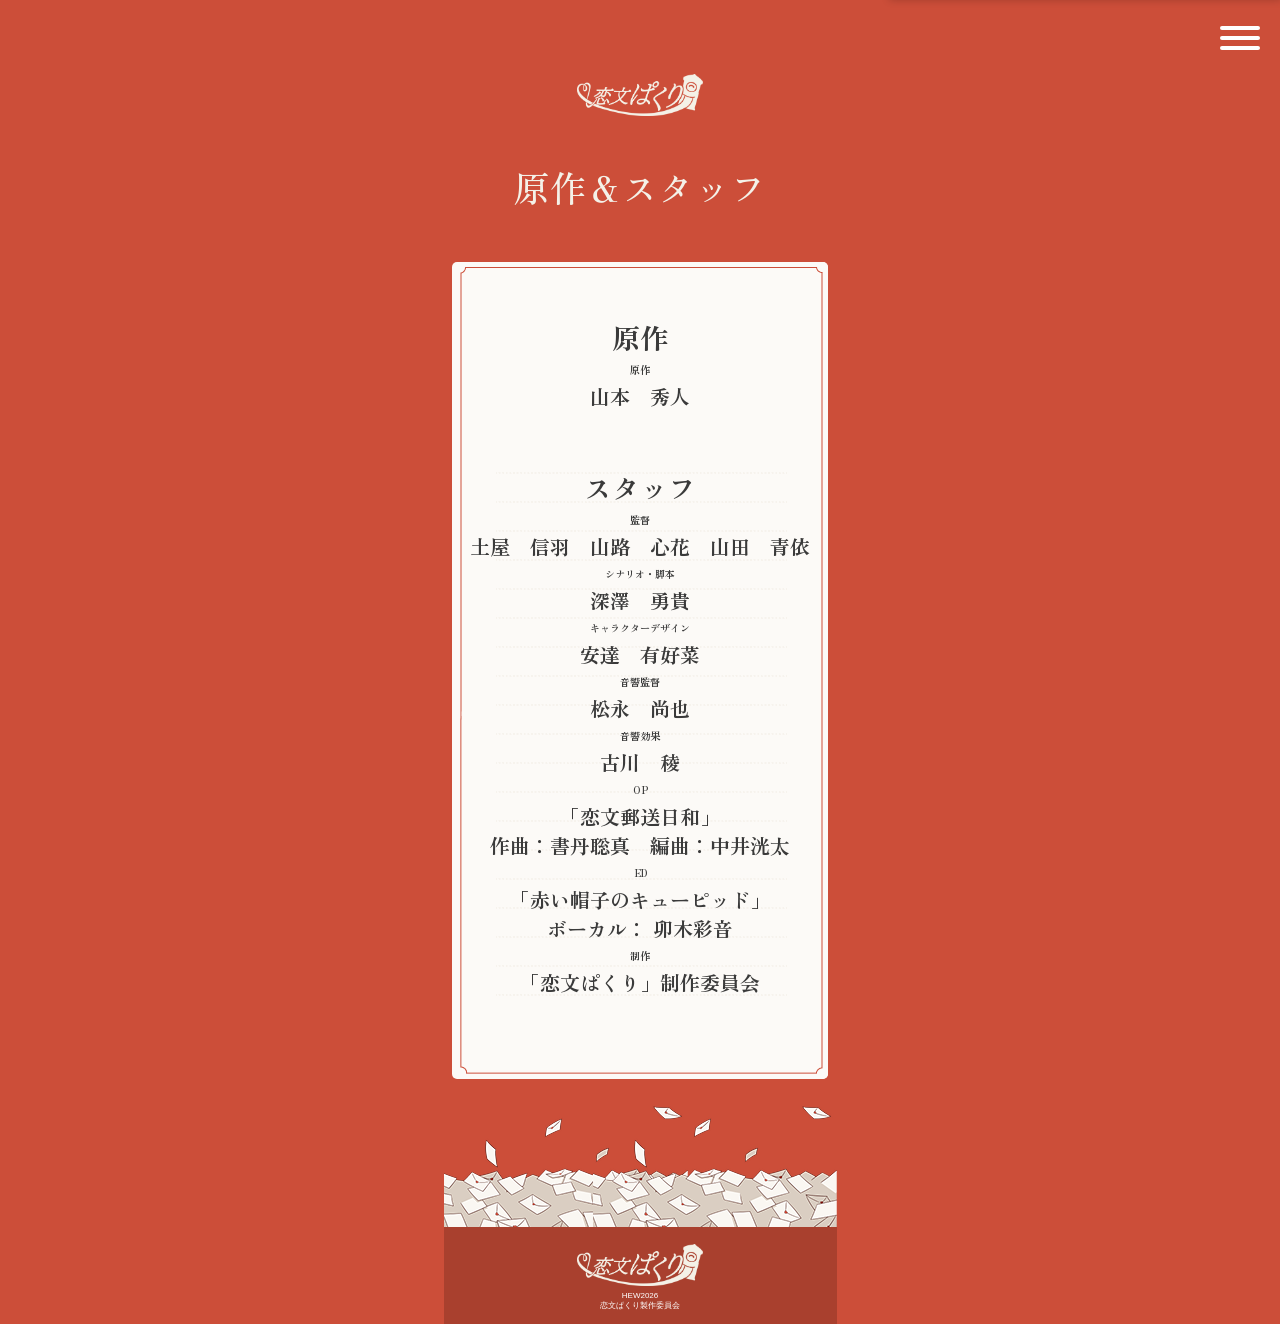
<file: index5.html>
<!DOCTYPE html>
<html lang="ja">
<head>
    <meta charset="UTF-8" />
    <meta name="viewport" content="width=device-width, initial-scale=1.0"/>
    <title>恋文ぱくり</title>
    <link
      rel="stylesheet"
      href="https://cdnjs.cloudflare.com/ajax/libs/font-awesome/6.5.0/css/all.min.css"
    />
    <link rel="preconnect" href="https://fonts.googleapis.com">
    <link rel="preconnect" href="https://fonts.gstatic.com" crossorigin>
    <link href="https://fonts.googleapis.com/css2?family=Zen+Old+Mincho:wght@400;500;600;700;900&display=swap" rel="stylesheet">
    <link rel="stylesheet" href="style5.css" />
</head>
<body>
    <header class="header">
        <img src="image/rogo_white.png" alt="ロゴ" class="header_png">
    </header>

    <div class="menu-wrapper">
      <input type="checkbox" id="menu-toggle" hidden>
    
      <label class="menu-icon" for="menu-toggle">
          <span></span>
          <span></span>
          <span></span>
      </label>
    
      <div class="overlay"></div>
    
      <nav class="menu">
          <ul>
            <li><a href="index.html"><img src="image/rogo_white.png" alt="ロゴ" class="menu_png"></a></li>
            <li><a href="index.html">トップ</a></li>
            <li><a href="index2.html">インタビュー</a></li>
            <li><a href="index3.html">本編映像</a></li>
            <li><a href="index4.html">グッズ</a></li>
            <li><a href="index5.html">スタッフ</a></li>
          </ul>
      <section class="sns">
          <ul>
            <li><a href="https://x.com/koibumipakuri?s=20"><i class="fab fa-x-twitter"></i></a></li>
            <li><a href="https://www.instagram.com/koibumi_official/"><i class="fab fa-instagram"></i></a></li>
            <li><a href="https://www.youtube.com/@%E6%81%8B%E6%96%87%E3%81%B1%E3%81%8F%E3%82%8A"><i class="fab fa-youtube"></i></a></li>
          </ul>
      </section>
      </nav>
    </div>

    <section class="hurimoji">
      <p class="hurimoji_text">原作＆スタッフ</p>
    </section>

    <section class="section">
        <img src="image/back2.png" alt="セクション画像">
        <div class="mein">
            <h1 class="h1">原作</h1>
            <h3 class="h3">原作</h3>
            <h2 class="h2">山本　秀人</h2>
        </div>

        <div class="staff">
            <h1 class="h1">スタッフ</h1>
            <h3 class="h3">監督</h3>
            <h2 class="h2">土屋　信羽　山路　心花　山田　青依</h2>
            <h3 class="h3">シナリオ・脚本</h3>
            <h2 class="h2">深澤　勇貴</h2>
            <h3 class="h3">キャラクターデザイン</h3>
            <h2 class="h2">安達　有好菜</h2> 
            <h3 class="h3">音響監督</h3>
            <h2 class="h2">松永　尚也</h2>  
            <h3 class="h3">音響効果</h3>
            <h2 class="h2">古川　稜</h2>
            <h3 class="h3">OP</h3>
            <h2 class="h2">「恋文郵送日和」<br>作曲：書丹聡真　編曲：中井洸太</h2>
            <h3 class="h3">ED</h3>
            <h2 class="h2">「赤い帽子のキューピッド」<br>ボーカル： 卯木彩音</h2>
            <h3 class="h3">制作</h3>
            <h2 class="h2">「恋文ぱくり」制作委員会</h2>
        </div>
    </section>

    <div class="letter">
        <img src="image/letter.png" alt="キービジュアル" class="le1">
        <img src="image/letter.png" alt="キービジュアル" class="le2">
    </div>
    

    <footer class="footer">
        <a href="#top"><img src="image/rogo_white.png" alt="ロゴ" class="footer_png"></a>
        <div class="footer_text">
            HEW2026<br>
            恋文ぱくり製作委員会
        </div>
    </footer>    
</body>
</html>
</file>
<file: style.css>
* {
  box-sizing: border-box;
  margin: 0;
  padding: 0;
  font-family: "Hiragino Kaku Gothic ProN", sans-serif;
}

html {
  scroll-behavior: smooth;
  background-color: #CC4E39;
  overflow-x: hidden;
}

body {
  display: flex;           
  flex-direction: column;  
  min-height: 100vh;
  background: #CC4E39;
  color: #fff;
  max-width: 450px;
  width: 100%;
  margin: 0 auto;
  overflow-x: hidden;
}


a {
  text-decoration: none;
  color: inherit;
  font-family: inherit;
}

.menu-wrapper {
  position: relative;
}

.menu-icon {
  width: 40px;
  height: 30px;
  position: fixed; 
  top: 25px;
  right: max(20px, calc(50vw - 176px));
  cursor: pointer;
  z-index: 3;
  display: inline-block;
}

.menu-icon span {
  display: block;
  height: 4px;
  margin: 6px 0;
  background: #fff;
  border-radius: 2px;
  transition: 0.4s;
}


#menu-toggle:checked + .menu-icon span:nth-child(1) {
  transform: translateY(10px) rotate(45deg);
}
#menu-toggle:checked + .menu-icon span:nth-child(2) {
  opacity: 0;
}
#menu-toggle:checked + .menu-icon span:nth-child(3) {
  transform: translateY(-10px) rotate(-45deg);
}


.overlay {
  position: fixed;
  inset: 0;      
  background: #CC4E39;
  opacity: 0;
  pointer-events: none;
  transition: 0.4s;
  z-index: 1;
}

#menu-toggle:checked ~ .overlay {
  opacity: 1;
  pointer-events: auto;
}


.menu {
  position: fixed;
  top: -100%;
  left: 0;              
  right: 0;             
  width: 100%;         
  max-width: 450px;
  left: 50%;
  transform: translateX(-50%);
  margin: 0 auto;       
  height: 100vh;
  background: #CC4E39;
  box-shadow: 2px 0 8px rgba(0,0,0,0.2);
  transition: top 0.4s ease;
  z-index: 2;
}

.menu_png {
    width: 125.45px;
    height: 42.141px; 
    text-align: center;
}

#menu-toggle:checked ~ .menu {
  top: 0; 
}

.menu ul {
    list-style: none;
    padding: 60px 0;
}

.menu li {
    text-align: center;
    margin: 20px 0;
}

.menu a {
  text-decoration: none;
  color: #F4F1E8;
  font-size: 24px;
  transition: color 0.3s;
}

/*.menu a:hover {
  color: #007bff;
}*/

.header {
  display: flex;
  justify-content: space-between;
  padding: 14px 18px;
  background: #CC4E39;
  font-size: 18px;
}

.header_png {
    width: 125.45px;
    height: 42.14px;
    display: block;
    margin: 60px auto 0px;
}

.hero img {
  width: 100%;
  display: block;
  margin: 0 0 10px;
  border-radius: 0 0 25px 25px;
  box-shadow: 0 4px 4px 0 rgba(0, 0, 0, 0.25);
}

.sns ul {
    display: flex;
    justify-content: center;
    font-size: 30px;
    gap: 31px;
    list-style: none;
    background-color:#CC4E39;
}

.letter-wrapper {
  position: relative;
  width: 355px;
  height: 320px;
  margin: 60px auto;
}

.letter1 {
  position: absolute;
  width: 373px;
  top: 0;
  left: 50%;
  transform: translateX(-50%) rotate(6.956deg);
}

.letter2 {
  position: absolute;
  width: 373px;
  top: -10px;
  left: 50%;
  transform: translateX(-50%);
}

.letter-content {
  position: absolute;
  top: -7px;
  left: 50%;
  transform: translateX(-50%);
  width: 355px;
  z-index: 1;
  color: #000;
  text-align: center;
  padding: 10px 15px;
}

.letter-content h2 {
  font-size: 24px;
  margin-bottom: 15px;
  text-align: center;
  color: #3A3A3A;
  font-family: "Zen Kurenaido";
  font-style: normal;
  font-weight: 400;
  line-height: nowrap;
}

.letter-content p {
  font-size: 14px;
  line-height: 1.8;
  text-align: left;
  color: #3A3A3A;
  font-family: "Zen Old Mincho";
  font-style: normal;
  font-weight: 500;
}

.movie {
  padding: 0px 30px 40px;
  text-align: center;
  margin-top: -100px;
}

.movie_line {
  background-image : linear-gradient(to right, #fff 7px, transparent 7px);
  background-size: 12px 1px;
  background-repeat: repeat-x; 
  background-position: left bottom;
  text-align: center;
  font-family: "Zen Old Mincho";
  font-size: 24px;
  font-style: normal;
  font-weight: 700;
  line-height: normal;
}

.movie-thumb {
  margin-top: 10px;
  width: 100%;
  height: 200px;
  overflow: hidden;
  border-radius: 6px;
}

.movie-thumb iframe {
  width: 100%;
  height: 100%;
  border-radius: 6px;
}

.more-btn {
  display: flex;
  justify-content: center;
  align-items: center;
  margin: 15px auto 0;
  width: 200px;
  padding: 10px 20px;
  background: #FCFAF7;
  color: #CC4E39;
  font-family: "Zen Old Mincho";
  font-size: 16px;
  font-style: normal;
  font-weight: 500;
  border-radius: 50px;
  gap: 0px;
}

.characters {
  padding: 10px 20px 0;
  text-align: left;
}

.characters_line {
  background-image : linear-gradient(to right, #fff 7px, transparent 7px);
  background-size: 12px 1px;
  background-repeat: repeat-x; 
  text-align: center;
  background-position: left bottom;
  font-family: "Zen Old Mincho";
  font-size: 24px;
  font-style: normal;
  font-weight: 700;
  line-height: normal;
}

.chara-slider {
  position: relative;
}

.arrow-btn {
  position: absolute;
  top: 58%;
  transform: translateY(-50%);
  width: 40px;
  height: 40px;
  border-radius: 50%;
  background: #CC4E39;
  color: #fff;
  border: 2px solid #fff;
  font-size: 18px;
  cursor: pointer;
  z-index: 1;
  display: flex;
  align-items: center;
  justify-content: center;
}

.arrow-left {
  left: -15px;
}

.arrow-right {
  right: -15px;
}

.thumbs {
  padding: 40px 0 10px;
  display: flex;
  justify-content: center;
  gap: 8px;
  margin-bottom: 16px;
}

.thumbs img {
  width: 70px; 
  height: 70px;
  border-radius: 8px;
  object-fit: cover;
  object-position: center top;
  background-color: #FCFAF7;
}

.humi {
  border: 2px solid #C81D00;
}

.humi:hover {
  transform: scale(1.1);
  transition: transform 0.3s ease;
}

.tomoyo {
  border: 2px solid #69805F;
}

.tomoyo:hover {
  transform: scale(1.1);
  transition: transform 0.3s ease;  
}

.yori {
  border: 2px solid #5E5B8F;
}

.yori:hover {
  transform: scale(1.1);
  transition: transform 0.3s ease;  
}

.posuto {
  border: 2px solid #000;
}

.posuto:hover {
  transform: scale(1.1);
  transition: transform 0.3s ease;  
}

.chara-card {
  display: none;
  margin: 0 0 20px;
}
.chara-card.active {
  display: block;
}
.chara-card img {
  width: 100%;
  border-radius: 12px;
}

.letter {
  position: relative;
  height: 145px;
}

.le1 {
  position: absolute;
  left: 0px;
  top: 20px;
}

.le2 {
  position: absolute;
  right: 0px;
  top: 20px;
}

.footer {
  text-align: center;
  padding: 20px 0;  font-size: 14px;
  width: 100%;
  max-width: 450px;
  height: 100px;
  background: #A9402E;
  margin-top: auto;
}

.footer_png {
    width: 125.45px;
    height: 42.14px;
    display: block;
    margin: 0 auto 5px;
}

.footer_text {
    color: #fff;
    text-align: center;
    font-size: 8px;
}
</file>
<file: style2.css>
* {
  box-sizing: border-box;
  margin: 0;
  padding: 0;
  font-family: "Hiragino Kaku Gothic ProN", sans-serif;
}

a {
  text-decoration: none;
  color: inherit;
  font-family: inherit;
}

html {
  scroll-behavior: smooth;
}

body {
  display: flex;           
  flex-direction: column;  
  min-height: 100vh;
  background: #CC4E39;
  color: #fff;
  max-width: 393px;
  width: 100%;
  margin: auto;
  overflow-x: hidden;
}


.header {
  display: flex;
  justify-content: space-between;
  padding: 14px 18px;
  background: #CC4E39;
  font-size: 18px;
}

.header_png {
    width: 125.45px;
    height: 42.14px;
    display: block;
    margin: 60px auto 20px;
}

.menu-wrapper {
  position: relative;
}

.menu-icon {
  width: 40px;
  height: 30px;
  position: fixed; 
  top: 20px;
  right: 20px;
  cursor: pointer;
  z-index: 3;
  display: inline-block;
}

.menu-icon span {
  display: block;
  height: 4px;
  margin: 6px 0;
  background: #fff;
  border-radius: 2px;
  transition: 0.4s;
}


#menu-toggle:checked + .menu-icon span:nth-child(1) {
  transform: translateY(10px) rotate(45deg);
}
#menu-toggle:checked + .menu-icon span:nth-child(2) {
  opacity: 0;
}
#menu-toggle:checked + .menu-icon span:nth-child(3) {
  transform: translateY(-10px) rotate(-45deg);
}


.overlay {
  position: fixed;
  inset: 0;
  background: rgba(0,0,0,0.5);
  opacity: 0;
  pointer-events: none;
  transition: 0.4s;
  z-index: 1;
}

#menu-toggle:checked ~ .overlay {
  opacity: 1;
  pointer-events: auto;
}


.menu {
  position: fixed;
  top: -100%; 
  right: 0px; 
  width: 100%;
  max-width: 393px;
  height: 100vh;
  background: #CC4E39;
  box-shadow: 2px 0 8px rgba(0,0,0,0.2);
  transition: top 0.4s ease;
  z-index: 2;
}

.menu_png {
    width: 125.45px;
    height: 42.141px; 
    text-align: center;
}

#menu-toggle:checked ~ .menu {
  top: 0; 
}

.menu ul {
    list-style: none;
    padding: 60px 0;
}

.menu li {
    text-align: center;
    margin: 20px 0;
}

.menu a {
  text-decoration: none;
  color: #F4F1E8;
  font-size: 24px;
  transition: color 0.3s;
}

/*.menu a:hover {
  color: #007bff;
}*/

.sns ul {
  display: flex;
  justify-content: center;
  gap: 31px;
  list-style: none;
  background-color:#CC4E39;
}

.hurimoji {
  animation: fadeInDown 1s ease-out forwards;
}

@keyframes fadeInDown {
  0% {
    opacity: 0;
    transform: translateY(-20px); 
  }
  100% {
    opacity: 1;
    transform: translateY(0); 
  }
}

.hurimoji_text {
  color: #F4F1E8;
  font-family: "Zen Old Mincho";
  font-size: 36px;
  font-style: normal;
  font-weight: 500;
  line-height: normal;
  text-align: center;
  padding: 10px 0 50px;
}

.tagu {
  position: relative;
  display: flex;
  justify-content: space-between; 
  align-items: center; 
  padding: 0 15px;
}

.tagu1 {
  position: relative;
  width: 100px;
  align-items: center;
  justify-content: center;
  justify-content: space-between;
  height: auto;
} 

.tagu2 {
  position: relative;
  width: 100px;
  justify-content: space-between;
  height: auto;
} 

.tagu2 img:hover {
  filter: brightness(5);
  transition: filter 0.3s ease;
}

.tagu3 {
  position: relative;
  width: 100px;
  justify-content: space-between;
  height: auto;
} 

.tagu3 img:hover {
  filter: brightness(5);
  transition: filter 0.3s ease;
}


.CG {
  position: absolute;
  top: 30px;
  left: 5px;
  color: #F4F1E8;
  font-family: "Zen Old Mincho";
  font-size: 24px;
  font-style: normal;
  font-weight: 700;
}

.CA {
  position: absolute;
  top: 30px;
  left: 32px;
  color: #F4F1E8;
  font-family: "Zen Old Mincho";
  font-size: 24px;
  font-style: normal;
  font-weight: 700;
}

.SE {
  position: absolute;
  top: 30px;
  left: 32px;
  color: #F4F1E8;
  font-family: "Zen Old Mincho";
  font-size: 24px;
  font-style: normal;
  font-weight: 700;
  line-height: normal;
  margin-bottom: 10px;

}

.interview {
  position: relative;
  background-color: #FCFAF7;
  width: 373px;
  height: auto;
  margin: 30px auto 20px;
  border-radius: 5px;
  overflow: hidden;
  padding-bottom: 20px;  
}

.interview p {
  position: relative;
  z-index: 1; 
  color: #3A3A3A;
  font-family: "Zen Old Mincho";
  font-size: 20px;
  font-weight: 700;
  text-align: center;
  padding: 16px 0 10px;
  margin: 0;
}

.back_img {
  position: absolute;
  top: 0;
  left: 0;
  width: 100%;
  height: 100%;
  object-fit: cover;
  border-radius: 5px;
  z-index: 0;
}


.cgr,
.cgsr,
.cir {
  position: relative;
  z-index: 1;
  display: flex;        
  flex-direction: row;
  align-items: flex-start;
  gap: 12px;
  padding: 16px 14px;
  border-bottom: 1px solid #e0ddd5;
}

.cgr:last-child,
.cgsr:last-child,
.cir:last-child {
  border-bottom: none;
}

.cgr_img,
.cgsr_img,
.cir_img {
  position: static;     
  width: 150px;
  min-width: 150px;
  height: 150px;
  object-fit: cover;
  border-radius: 4px;
}

.cgr_text,
.cgsr_text,
.cir_text {
  flex: 1;
  display: flex;
  flex-direction: column;
  gap: 4px;
  color: #3A3A3A;
  margin: 0;
  padding: 0;
}

.cgr_text h3,
.cgsr_text h3,
.cir_text h3 {
  font-size: 10px;
  font-weight: 500;
  color: #3A3A3A;
  font-family: "Zen Old Mincho";
}

.cgr_text h1,
.cgsr_text h1,
.cir_text h1 {
  font-size: 24px;
  font-weight: 700;
  font-family: "Zen Old Mincho";
  color: #3A3A3A;
  line-height: 1.3;
}

.cgr_text h2,
.cgsr_text h2,
.cir_text h2 {
  font-size: 12px;
  font-weight: 400;
  font-family: "Hiragino Kaku Gothic ProN", sans-serif;
  color: #3A3A3A;
  line-height: 1.6;
  margin-top: 6px;
}

h3,
h1 {
  text-align: center;
}

.letter {
  position: relative;
  height: 145px;
}

.le1 {
  position: absolute;
  left: 0px;
  top: 20px;
}

.le2 {
  position: absolute;
  right: 0px;
  top: 20px;
}

.footer {
  text-align: center;
  padding: 20px 0;
  font-size: 14px;
  width: 100%;
  max-width: 393px;
  height: 100px;
  background: #A9402E;
  margin-top: auto;
}

.footer_png {
    width: 125.45px;
    height: 42.14px;
    display: block;
    margin: 0 auto 5px;
}

.footer_text {
    color: #fff;
    text-align: center;
    font-size: 8px;
}
</file>
<file: style2_2.css>
* {
  box-sizing: border-box;
  margin: 0;
  padding: 0;
  font-family: "Hiragino Kaku Gothic ProN", sans-serif;
}

body {
  display: flex;           
  flex-direction: column;  
  min-height: 100vh;
  background: #CC4E39;
  color: #fff;
  max-width: 393px;
  width: 100%;
  margin: auto;
  overflow-x: hidden;
}


a {
  text-decoration: none;
  color: inherit;
  font-family: inherit;
}

html {
  scroll-behavior: smooth;
}

.header {
  display: flex;
  justify-content: space-between;
  padding: 14px 18px;
  background: #CC4E39;
  font-size: 18px;
}

.header_png {
    width: 125.45px;
    height: 42.14px;
    display: block;
    margin: 60px auto 20px;
}

.menu-wrapper {
  position: relative;
}

.menu-icon {
  width: 40px;
  height: 30px;
  position: fixed; 
  top: 20px;
  right: 20px;
  cursor: pointer;
  z-index: 3;
  display: inline-block;
}

.menu-icon span {
  display: block;
  height: 4px;
  margin: 6px 0;
  background: #fff;
  border-radius: 2px;
  transition: 0.4s;
}


#menu-toggle:checked + .menu-icon span:nth-child(1) {
  transform: translateY(10px) rotate(45deg);
}
#menu-toggle:checked + .menu-icon span:nth-child(2) {
  opacity: 0;
}
#menu-toggle:checked + .menu-icon span:nth-child(3) {
  transform: translateY(-10px) rotate(-45deg);
}


.overlay {
  position: fixed;
  inset: 0;
  background: rgba(0,0,0,0.5);
  opacity: 0;
  pointer-events: none;
  transition: 0.4s;
  z-index: 1;
}

#menu-toggle:checked ~ .overlay {
  opacity: 1;
  pointer-events: auto;
}


.menu {
  position: fixed;
  top: -100%; 
  right: 0px; 
  width: 100%;
  max-width: 393px;
  height: 100vh;
  background: #CC4E39;
  box-shadow: 2px 0 8px rgba(0,0,0,0.2);
  transition: top 0.4s ease;
  z-index: 2;
}

.menu_png {
    width: 125.45px;
    height: 42.141px; 
    text-align: center;
}

#menu-toggle:checked ~ .menu {
  top: 0; 
}

.menu ul {
    list-style: none;
    padding: 60px 0;
}

.menu li {
    text-align: center;
    margin: 20px 0;
}

.menu a {
  text-decoration: none;
  color: #F4F1E8;
  font-size: 24px;
  transition: color 0.3s;
}

/*.menu a:hover {
  color: #007bff;
}*/

.sns ul {
  display: flex;
  justify-content: center;
  gap: 31px;
  list-style: none;
  background-color:#CC4E39;
}

.hurimoji {
  animation: fadeInDown 1s ease-out forwards;
}

@keyframes fadeInDown {
  0% {
    opacity: 0;
    transform: translateY(-20px); 
  }
  100% {
    opacity: 1;
    transform: translateY(0); 
  }
}

.hurimoji_text {
  color: #F4F1E8;
  font-family: "Zen Old Mincho";
  font-size: 36px;
  font-style: normal;
  font-weight: 500;
  line-height: normal;
  text-align: center;
  padding: 10px 0 50px;
}

.tagu {
  position: relative;
  display: flex;
  justify-content: space-between; 
  align-items: center; 
  padding: 0 15px;
}

.tagu1 {
  position: relative;
  width: 100px;
  align-items: center;
  justify-content: center;
  justify-content: space-between;
  height: auto;
} 

.tagu1 img:hover {
  filter: brightness(5);
  transition: filter 0.3s ease;
}


.tagu2 {
  position: relative;
  width: 100px;
  justify-content: space-between;
  height: auto;
} 

.tagu3 {
  position: relative;
  width: 100px;
  justify-content: space-between;
  height: auto;
} 

.tagu3 img:hover {
  filter: brightness(5);
  transition: filter 0.3s ease;
}


.CG {
  position: absolute;
  top: 30px;
  left: 5px;
  color: #F4F1E8;
  font-family: "Zen Old Mincho";
  font-size: 24px;
  font-style: normal;
  font-weight: 700;
}

.CA {
  position: absolute;
  top: 30px;
  left: 32px;
  color: #F4F1E8;
  font-family: "Zen Old Mincho";
  font-size: 24px;
  font-style: normal;
  font-weight: 700;
}

.SE {
  position: absolute;
  top: 30px;
  left: 32px;
  color: #F4F1E8;
  font-family: "Zen Old Mincho";
  font-size: 24px;
  font-style: normal;
  font-weight: 700;
  line-height: normal;
  margin-bottom: 10px;

}

.interview {
  position: relative;
  background-color: #FCFAF7;
  width: 373px;
  height: auto;
  margin: 30px auto 20px;
  border-radius: 5px;
  overflow: hidden;
  padding-bottom: 20px;  
}

.interview p {
  position: relative;
  z-index: 1; 
  color: #3A3A3A;
  font-family: "Zen Old Mincho";
  font-size: 20px;
  font-weight: 700;
  text-align: center;
  padding: 16px 0 10px;
  margin: 0;
}

.back_img {
  position: absolute;
  top: 0;
  left: 0;
  width: 100%;
  height: 100%;
  object-fit: cover;
  border-radius: 5px;
  z-index: 0;
}


.ar,
.ec,
.agr,
.cn,
.cd {
  position: relative;
  z-index: 1;
  display: flex;        
  flex-direction: row;
  align-items: flex-start;
  gap: 12px;
  padding: 16px 14px;
  border-bottom: 1px solid #e0ddd5;
}

.ar:last-child,
.ec:last-child,
.agr:last-child,
.cn:last-child,
.cd:last-child {
  border-bottom: none;
}

.ar_img,
.ec_img,
.agr_img,
.cn_img,
.cd_img {
  position: static;     
  width: 150px;
  min-width: 150px;
  height: 150px;
  object-fit: cover;
  border-radius: 4px;
}

.ar_text,
.ec_text,
.agr_text,
.cn_text,
.cd_text {
  flex: 1;
  display: flex;
  flex-direction: column;
  gap: 4px;
  color: #3A3A3A;
  margin: 0;
  padding: 0;
}

.ar_text h3,
.ec_text h3,
.agr_text h3,
.cn_text h3,
.cd_text h3 {
  font-size: 10px;
  font-weight: 500;
  color: #3A3A3A;
  font-family: "Zen Old Mincho";
}

.ar_text h1,
.ec_text h1,
.agr_text h1,
.cn_text h1,
.cd_text h1 {
  font-size: 24px;
  font-weight: 700;
  font-family: "Zen Old Mincho";
  color: #3A3A3A;
  line-height: 1.3;
}

.ar_text h2,
.ec_text h2,
.agr_text h2,
.cn_text h2,
.cd_text h2 {
  font-size: 12px;
  font-weight: 400;
  font-family: "Hiragino Kaku Gothic ProN", sans-serif;
  color: #3A3A3A;
  line-height: 1.6;
  margin-top: 6px;
}

h3,
h1 {
  text-align: center;
}

.letter {
  position: relative;
  height: 145px;
}

.le1 {
  position: absolute;
  left: 0px;
  top: 20px;
}

.le2 {
  position: absolute;
  right: 0px;
  top: 20px;
}

.footer {
  text-align: center;
  padding: 20px 0;
  font-size: 14px;
  width: 100%;
  max-width: 393px;
  height: 100px;
  background: #A9402E;
  margin-top: auto;
}

.footer_png {
    width: 125.45px;
    height: 42.14px;
    display: block;
    margin: 0 auto 5px;
}

.footer_text {
    color: #fff;
    text-align: center;
    font-size: 8px;
}
</file>
<file: style3.css>
* {
  box-sizing: border-box;
  margin: 0;
  padding: 0;
  font-family: "Hiragino Kaku Gothic ProN", sans-serif;
}

html {
  scroll-behavior: smooth;
}

body {
  display: flex;           
  flex-direction: column;  
  min-height: 100vh;
  background: #CC4E39;
  color: #fff;
  max-width: 393px;
  width: 100%;
  margin: auto;
  overflow-x: hidden;
}

.header {
  display: flex;
  justify-content: space-between;
  padding: 14px 18px;
  background: #CC4E39;
  font-size: 18px;
}

.header_png {
    width: 125.45px;
    height: 42.14px;
    display: block;
    margin: 60px auto 20px;
}

.menu-wrapper {
  position: relative;
}

.menu-icon {
  width: 40px;
  height: 30px;
  position: fixed; 
  top: 20px;
  right: 20px;
  cursor: pointer;
  z-index: 3;
  display: inline-block;
}

.menu-icon span {
  display: block;
  height: 4px;
  margin: 6px 0;
  background: #fff;
  border-radius: 2px;
  transition: 0.4s;
}


#menu-toggle:checked + .menu-icon span:nth-child(1) {
  transform: translateY(10px) rotate(45deg);
}
#menu-toggle:checked + .menu-icon span:nth-child(2) {
  opacity: 0;
}
#menu-toggle:checked + .menu-icon span:nth-child(3) {
  transform: translateY(-10px) rotate(-45deg);
}


.overlay {
  position: fixed;
  inset: 0;
  background: rgba(0,0,0,0.5);
  opacity: 0;
  pointer-events: none;
  transition: 0.4s;
  z-index: 1;
}

#menu-toggle:checked ~ .overlay {
  opacity: 1;
  pointer-events: auto;
}


.menu {
  position: fixed;
  top: -100%; 
  right: 0px; 
  width: 100%;
  max-width: 393px;
  height: 100vh;
  background: #CC4E39;
  box-shadow: 2px 0 8px rgba(0,0,0,0.2);
  transition: top 0.4s ease;
  z-index: 2;
}

.menu_png {
    width: 125.45px;
    height: 42.141px; 
    text-align: center;
}

#menu-toggle:checked ~ .menu {
  top: 0; 
}

.menu ul {
    list-style: none;
    padding: 60px 0;
}

.menu li {
    text-align: center;
    margin: 20px 0;
}

.menu a {
  text-decoration: none;
  color: #F4F1E8;
  font-size: 24px;
  transition: color 0.3s;
}

/*.menu a:hover {
  color: #007bff;
}*/

.sns ul {
    display: flex;
    justify-content: center;
    gap: 31px;
    list-style: none;
    background-color:#CC4E39;
}

.hurimoji {
  animation: fadeInDown 1s ease-out forwards;
}

@keyframes fadeInDown {
  0% {
    opacity: 0;
    transform: translateY(-20px); 
  }
  100% {
    opacity: 1;
    transform: translateY(0); 
  }
}

.hurimoji_text {
    color: #F4F1E8;
    font-family: "Zen Old Mincho";
    font-size: 36px;
    font-style: normal;
    font-weight: 500;
    line-height: normal;
    text-align: center;
    padding: 10px 0 50px;
}

.main_pv {
    display: flex;
    width: 270px;
    margin: 0 auto;
    margin-bottom: 40px;
    padding: 10px;
    flex-direction: column;
    justify-content: center;
    align-items: flex-start;
    gap: 17px;
    background: #AE453C;
    box-shadow: 0 4px 4px 0 rgba(0, 0, 0, 0.25);
}

.main_pv_i {
  width: 250px;
  height: 140px;
  position: relative;
  padding-top: 56.25%;
}

.main_pv iframe {
  position: absolute;
  top: 0;
  left: 0;
  width: 100%;
  height: 100%;
}

.main_text {
    color: #F4F1E8;
    font-family: "Zen Old Mincho";
    font-size: 16px;
    font-style: normal;
    font-weight: 500;
    line-height: normal;
    margin-bottom: 10px;
}

.letter {
  position: relative;
  height: 145px;
}

.le1 {
  position: absolute;
  left: 0px;
  top: 20px;
}

.le2 {
  position: absolute;
  right: 0px;
  top: 20px;
}

.footer {
  text-align: center;
  padding: 20px 0;
  font-size: 14px;
  width: 100%;
  max-width: 393px;
  height: 100px;
  background: #A9402E;
  margin-top: auto;
}

.footer_png {
    width: 125.45px;
    height: 42.14px;
    display: block;
    margin: 0 auto 5px;
}

.footer_text {
    color: #fff;
    text-align: center;
    font-size: 8px;
}
</file>
<file: style4.css>
* {
  box-sizing: border-box;
  margin: 0;
  padding: 0;
  font-family: "Hiragino Kaku Gothic ProN", sans-serif;
}

body {
  display: flex;           
  flex-direction: column;  
  min-height: 100vh;
  background: #CC4E39;
  color: #fff;
  max-width: 393px;
  width: 100%;
  margin: auto;
  overflow-x: hidden;
}

html {
  scroll-behavior: smooth;
}

.header {
  display: flex;
  justify-content: space-between;
  padding: 14px 18px;
  background: #CC4E39;
  font-size: 18px;
}

.header_png {
    width: 125.45px;
    height: 42.14px;
    display: block;
    margin: 60px auto 20px;
}

/* ===== ハンバーガーメニュー ===== */
.menu-wrapper {
  position: relative;
}

.menu-icon {
  width: 40px;
  height: 30px;
  position: fixed; 
  top: 20px;
  right: 20px;
  cursor: pointer;
  z-index: 3;
  display: inline-block;
}

.menu-icon span {
  display: block;
  height: 4px;
  margin: 6px 0;
  background: #fff;
  border-radius: 2px;
  transition: 0.4s;
}


#menu-toggle:checked + .menu-icon span:nth-child(1) {
  transform: translateY(10px) rotate(45deg);
}
#menu-toggle:checked + .menu-icon span:nth-child(2) {
  opacity: 0;
}
#menu-toggle:checked + .menu-icon span:nth-child(3) {
  transform: translateY(-10px) rotate(-45deg);
}


.overlay {
  position: fixed;
  inset: 0;
  background: rgba(0,0,0,0.5);
  opacity: 0;
  pointer-events: none;
  transition: 0.4s;
  z-index: 1;
}

#menu-toggle:checked ~ .overlay {
  opacity: 1;
  pointer-events: auto;
}


.menu {
  position: fixed;
  top: -100%; 
  right: 0px; 
  width: 100%;
  max-width: 393px;
  height: 100vh;
  background: #CC4E39;
  box-shadow: 2px 0 8px rgba(0,0,0,0.2);
  transition: top 0.4s ease;
  z-index: 2;
}

.menu_png {
    width: 125.45px;
    height: 42.141px; 
    text-align: center;
}

#menu-toggle:checked ~ .menu {
  top: 0; 
}

.menu ul {
    list-style: none;
    padding: 60px 0;
}

.menu li {
    text-align: center;
    margin: 20px 0;
}

.menu a {
  text-decoration: none;
  color: #F4F1E8;
  font-size: 24px;
  transition: color 0.3s;
}

/*.menu a:hover {
  color: #007bff;
}*/

.sns ul {
    display: flex;
    justify-content: center;
    gap: 31px;
    list-style: none;
    background-color:#CC4E39;
}
/* ===== ハンバーガーメニューここまで ===== */

.hurimoji {
  animation: fadeInDown 1s ease-out forwards;
}

@keyframes fadeInDown {
  0% {
    opacity: 0;
    transform: translateY(-20px); 
  }
  100% {
    opacity: 1;
    transform: translateY(0); 
  }
}

.hurimoji_text {
    color: #F4F1E8;
    font-family: "Zen Old Mincho";
    font-size: 36px;
    font-style: normal;
    font-weight: 500;
    line-height: normal;
    text-align: center;
    padding: 10px 0 50px;
}

.goods_item_t {
    display: flex;
    width: 271px;
    margin: 0 auto;
    margin-bottom: 17px;
    padding: 10px;
    flex-direction: column;
    justify-content: center;
    align-items: flex-start;
    gap: 17px;
    background: #AE453C;
    box-shadow: 0 4px 4px 0 rgba(0, 0, 0, 0.25);
}

.t {
    height: 250px;
    overflow: hidden;
    border-radius: 5px;
    background: #FCFAF7;
    align-self: stretch;
}

.main_text {
    color: #F4F1E8;
    font-family: "Zen Old Mincho";
    font-size: 16px;
    font-style: normal;
    font-weight: 500;
    line-height: normal;
}

.line {
    width: 247px;
    border-top: 1.5px dashed #fff;
    margin: 5px 0 5px;
}

.sub_text {
    color: #F4F1E8;
    font-family: "Zen Old Mincho";
    font-size: 12px;
    font-style: normal;
    font-weight: 400;
    line-height: normal;
    margin-bottom: 10px;
}

.goods_item_key {
    display: flex;
    width: 271px;
    margin: 0 auto;
    margin-bottom: 17px;
    padding: 10px;
    flex-direction: column;
    justify-content: center;
    align-items: flex-start;
    gap: 17px;
    background: #AE453C;
    box-shadow: 0 4px 4px 0 rgba(0, 0, 0, 0.25);
}

.key {
    height: 250px;
    overflow: hidden;
    border-radius: 5px;
    background: #FCFAF7;
    align-self: stretch;
}

.goods_item_stand {
    display: flex;
    width: 271px;
    margin: 0 auto;
    margin-bottom: 17px;
    padding: 10px;
    flex-direction: column;
    justify-content: center;
    align-items: flex-start;
    gap: 17px;
    background: #AE453C;
    box-shadow: 0 4px 4px 0 rgba(0, 0, 0, 0.25);
}

.stand {
    height: 250px;
    overflow: hidden;
    border-radius: 5px;
    background: #FCFAF7;
    align-self: stretch;
}

.goods_item_fail {
    display: flex;
    width: 271px;
    margin: 0 auto;
    margin-bottom: 17px;
    padding: 10px;
    flex-direction: column;
    justify-content: center;
    align-items: flex-start;
    gap: 17px;
    background: #AE453C;
    box-shadow: 0 4px 4px 0 rgba(0, 0, 0, 0.25);
}

.fail {
    height: 250px;
    overflow: hidden;
    border-radius: 5px;
    background: #FCFAF7;
    align-self: stretch;
}

.goods_item_memo {
    display: flex;
    width: 271px;
    margin: 0 auto;
    margin-bottom: 17px;
    padding: 10px;
    flex-direction: column;
    justify-content: center;
    align-items: flex-start;
    gap: 17px;
    background: #AE453C;
    box-shadow: 0 4px 4px 0 rgba(0, 0, 0, 0.25);
}

.memo {
    height: 250px;
    overflow: hidden;
    border-radius: 5px;
    background: #FCFAF7;
    align-self: stretch;
}

.goods_item_CD {
    display: flex;
    width: 271px;
    margin: 0 auto;
    margin-bottom: 17px;
    padding: 10px;
    flex-direction: column;
    justify-content: center;
    align-items: flex-start;
    gap: 17px;
    background: #AE453C;
    box-shadow: 0 4px 4px 0 rgba(0, 0, 0, 0.25);
}

.CD {
    height: 250px;
    overflow: hidden;
    border-radius: 5px;
    background: #FCFAF7;
    align-self: stretch;
}

.goods_item_panf {
    display: flex;
    width: 271px;
    margin: 0 auto;
    margin-bottom: 17px;
    padding: 10px;
    flex-direction: column;
    justify-content: center;
    align-items: flex-start;
    gap: 17px;
    background: #AE453C;
    box-shadow: 0 4px 4px 0 rgba(0, 0, 0, 0.25);
}

.panf {
    height: 250px;
    overflow: hidden;
    border-radius: 5px;
    background: #FCFAF7;
    align-self: stretch;
}

.letter {
  position: relative;
  height: 145px;
}

.le1 {
  position: absolute;
  left: 0px;
  top: 20px;
}

.le2 {
  position: absolute;
  right: 0px;
  top: 20px;
}

.footer {
  text-align: center;
  padding: 20px 0;
  font-size: 14px;
  width: 100%;
  max-width: 393px;
  height: 100px;
  background: #A9402E;
  margin-top: auto;
}

.footer_png {
    width: 125.45px;
    height: 42.14px;
    display: block;
    margin: 0 auto;
    margin-bottom: 5px;
}

.footer_text {
    color: #fff;
    text-align: center;
    font-size: 8px;
}
</file>
<file: style5.css>
* {
  box-sizing: border-box;
  margin: 0;
  padding: 0;
  font-family: "Hiragino Kaku Gothic ProN", sans-serif;
}

body {
  display: flex;           
  flex-direction: column;  
  min-height: 100vh;
  background: #CC4E39;
  color: #fff;
  max-width: 393px;
  width: 100%;
  margin: auto;
  overflow-x: hidden;
}

html {
  scroll-behavior: smooth;
}

.header {
  display: flex;
  justify-content: space-between;
  padding: 14px 18px;
  background: #CC4E39;
  font-size: 18px;
}

.header_png {
    width: 125.45px;
    height: 42.14px;
    display: block;
    margin: 60px auto 20px;
}

.menu-wrapper {
  position: relative;
}

.menu-icon {
  width: 40px;
  height: 30px;
  position: fixed; 
  top: 20px;
  right: 20px;
  cursor: pointer;
  z-index: 3;
  display: inline-block;
}

.menu-icon span {
  display: block;
  height: 4px;
  margin: 6px 0;
  background: #fff;
  border-radius: 2px;
  transition: 0.4s;
}


#menu-toggle:checked + .menu-icon span:nth-child(1) {
  transform: translateY(10px) rotate(45deg);
}
#menu-toggle:checked + .menu-icon span:nth-child(2) {
  opacity: 0;
}
#menu-toggle:checked + .menu-icon span:nth-child(3) {
  transform: translateY(-10px) rotate(-45deg);
}


.overlay {
  position: fixed;
  inset: 0;
  background: rgba(0,0,0,0.5);
  opacity: 0;
  pointer-events: none;
  transition: 0.4s;
  z-index: 1;
}

#menu-toggle:checked ~ .overlay {
  opacity: 1;
  pointer-events: auto;
}


.menu {
  position: fixed;
  top: -100%; 
  right: 0px; 
  width: 100%;
  max-width: 393px;
  height: 100vh;
  background: #CC4E39;
  box-shadow: 2px 0 8px rgba(0,0,0,0.2);
  transition: top 0.4s ease;
  z-index: 2;
}

.menu_png {
    width: 125.45px;
    height: 42.141px; 
    text-align: center;
}

#menu-toggle:checked ~ .menu {
  top: 0; 
}

.menu ul {
    list-style: none;
    padding: 60px 0;
}

.menu li {
    text-align: center;
    margin: 20px 0;
}

.menu a {
  text-decoration: none;
  color: #F4F1E8;
  font-size: 24px;
  transition: color 0.3s;
}

/*.menu a:hover {
  color: #007bff;
}*/

.sns ul {
    display: flex;
    justify-content: center;
    gap: 31px;
    list-style: none;
    background-color:#CC4E39;
}

.hurimoji {
  animation: fadeInDown 1s ease-out forwards;
}

@keyframes fadeInDown {
  0% {
    opacity: 0;
    transform: translateY(-20px); 
  }
  100% {
    opacity: 1;
    transform: translateY(0); 
  }
}

.hurimoji_text {
  color: #F4F1E8;
  font-family: "Zen Old Mincho";
  font-size: 36px;
  font-style: normal;
  font-weight: 500;
  line-height: normal;
  text-align: center;
  padding: 10px 0 50px;
}

.section {
  position: relative;
  text-align: center;
}

.section img {
  display: block;
  margin: 0 auto;
  border-radius: 5px;
  background: #FCFAF7;
}

.mein {
  position: absolute;
  top: 50px;
  left: 0;
  width: 100%;
  text-align: center;
}

.h1 {
  color: #3A3A3A;
  font-family: "Zen Old Mincho";
  font-size: 28px;
  font-style: normal;
  font-weight: 700;
  line-height: normal;
  margin: 5px 0;
}

.h3 {
  color: #3A3A3A;
  font-family: "Zen Old Mincho";
  font-size: 10px;
  font-style: normal;
  font-weight: 700;
  line-height: normal;
  margin: 5px 0;
}

.h2 {
  color: #3A3A3A;
  font-family: "Zen Old Mincho";
  font-size: 20px;
  font-style: normal;
  font-weight: 700;
  line-height: normal;
  margin: 5px 0;
}

.staff {
  position: absolute;
  top: 200px;
  left: 0;
  width: 100%;
  text-align: center;
}

.letter {
  position: relative;
  height: 145px;
}

.le1 {
  position: absolute;
  left: 0px;
  top: 20px;
}

.le2 {
  position: absolute;
  right: 0px;
  top: 20px;
}

.footer {
  text-align: center;
  padding: 20px 0;
  font-size: 14px;
  width: 100%;
  max-width: 393px;
  height: 100px;
  background: #A9402E;
  margin-top: auto;
}

.footer_png {
    width: 125.45px;
    height: 42.14px;
    display: block;
    margin: 0 auto;
    margin-bottom: 5px;
}

.footer_text {
    color: #fff;
    text-align: center;
    font-size: 8px;
}
</file>
